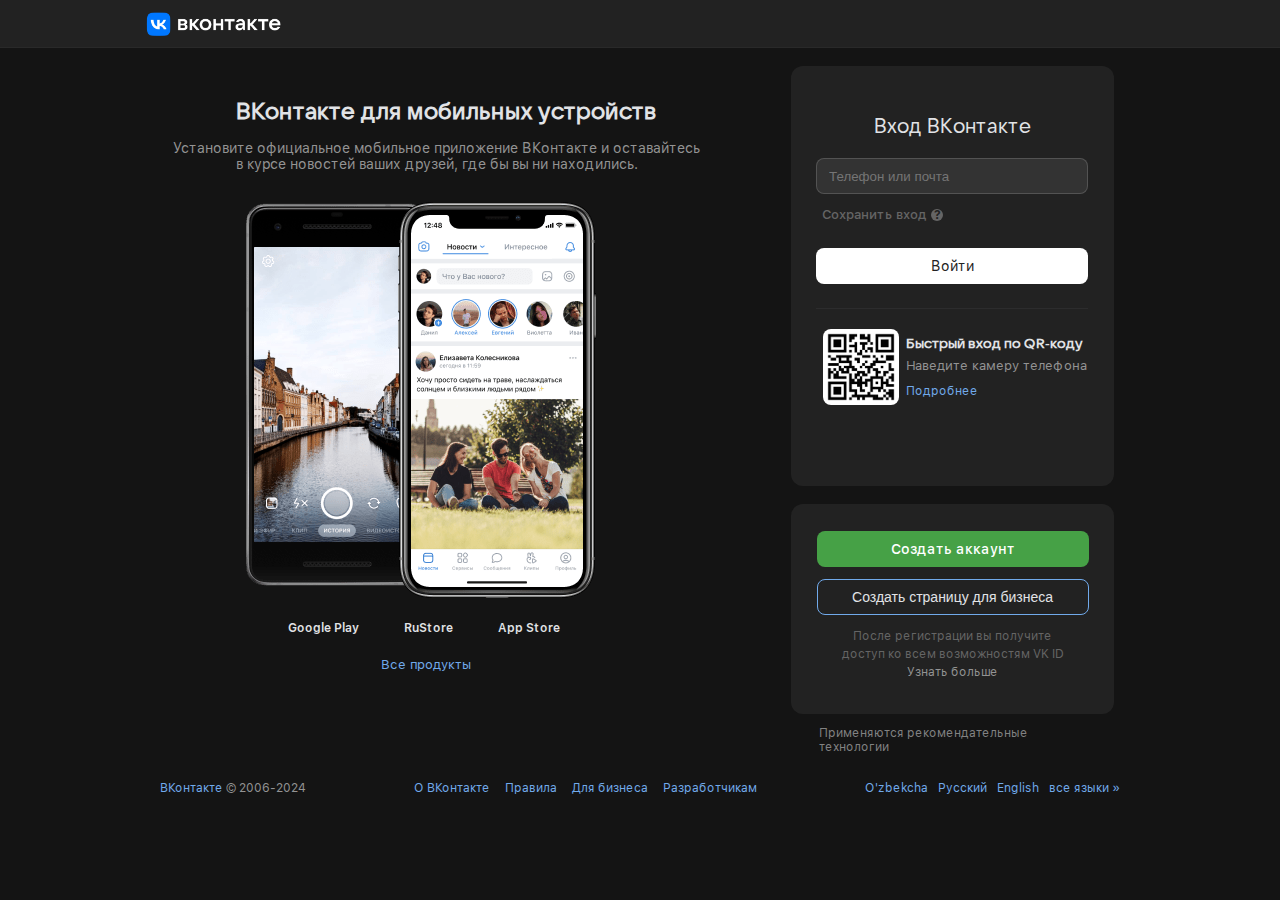
<file: index.html>
<!DOCTYPE html>
<html lang="en">
  <head>
    <meta charset="UTF-8" />
    <meta name="viewport" content="width=device-width, initial-scale=1.0" />
    <title>ВКонтакте | Добро пожаловать</title>
    <link rel="stylesheet" href="style.css" />
    <link rel="icon" type="image/png" href="./images/favicon.png" />
    <link
      rel="stylesheet"
      href="fonts/transfonter.org-20240204-144421/stylesheet.css"
    />
    <link
      rel="stylesheet"
      href="fonts/transfonter.org-20240204-144459/stylesheet.css"
    />
    <link
      rel="stylesheet"
      href="https://cdnjs.cloudflare.com/ajax/libs/font-awesome/6.5.1/css/all.min.css"
      integrity="sha512-DTOQO9RWCH3ppGqcWaEA1BIZOC6xxalwEsw9c2QQeAIftl+Vegovlnee1c9QX4TctnWMn13TZye+giMm8e2LwA=="
      crossorigin="anonymous"
      referrerpolicy="no-referrer"
    />
  </head>
  <body>
    <header>
      <div class="mini">
        <div class="main_logo">
          <img
            class="main_logo_img"
            src="./images//logo.png"
            alt="Logo of web site"
          />
        </div>
      </div>
    </header>
    <main>
      <div class="part_1">
        <div class="info_part">
          <h4>ВКонтакте для мобильных устройств</h4>
          <p class="download">
            Установите официальное мобильное приложение ВКонтакте и оставайтесь
            в курсе новостей ваших друзей, где бы вы ни находились.
          </p>
        </div>
        <div class="img_part">
          <div class="img_1"><img src="./images/Phone_1png.png" alt="" /></div>
          <div class="img_2"><img src="./images/Phone_2png.png" alt="" /></div>
        </div>
        <div class="app_part">
          <div class="android">
            <span class="icon"><i class="fa-brands fa-android"></i></span>Google
            Play
          </div>
          <div class="android">
            <span class="icon"><i class="fa-brands fa-android"></i></span
            >RuStore
          </div>
          <div class="android">
            <span class="icon"><i class="fa-brands fa-apple"></i></span>App
            Store
          </div>
        </div>
        <div class="all_products">
          <p class="all_products_title">
            Все продукты<span class="arrow"
              ><i class="fa-solid fa-angle-right"></i
            ></span>
          </p>
        </div>
      </div>
      <div class="part_2">
        <div class="primary">
          <div class="vk_hero">
            <span class="vk_icon"
              ><i class="fa-brands fa-vk" style="color: #fff"></i
            ></span>
            <div class="title">Вход ВКонтакте</div>
          </div>
          <div class="input_part">
            <input
              type="text"
              class="text_field"
              placeholder="Телефон или почта"
            />
            <div class="check_part">
              <input type="checkbox" id="check_input" />
              <label class="check_label" for="check_input">
                <span class="checkbox_1">
                  <i class="fa-regular fa-square" style="color: #656565"></i>
                </span>
                <span class="checkbox_2">
                  <i class="fa-solid fa-square-check" style="color: #fff"></i>
                </span>
                <p class="save_title">Сохранить вход</p>
              </label>
              <div class="circle"><p class="question_mark">?</p></div>
            </div>
            <button class="enter_button">Войти</button>
            <div class="line"></div>
            <div class="qr_zone">
              <div class="qr_code">
                <div class="search_icon">
                  <i
                    class="fa-solid fa-magnifying-glass"
                    style="color: #71aaeb"
                  ></i>
                </div>
                <img
                  class="qr_img"
                  src="images/qr_code.jpg"
                  alt="qr_code_of_vk"
                />
              </div>
              <div class="qr_info">
                <h5>Быстрый вход по QR‑коду</h5>
                <p class="camera_hold_on">Наведите камеру телефона</p>
                <p class="more">Подробнее</p>
              </div>
            </div>
          </div>
        </div>
        <div class="account_settings">
          <button class="new_account">Создать аккаунт</button>
          <button class="biznes_page">Создать страницу для бизнеса</button>
          <p class="account_info">
            После регистрации вы получите доступ ко всем возможностям VK ID<br />
            <span class="more_about">Узнать больше</span>
          </p>
        </div>
        <div class="rec_div">
          <p class="recommendation">Применяются рекомендательные технологии</p>
        </div>
      </div>
    </main>
    <footer>
      <div class="vk">
        <p class="vk_text">ВКонтакте</p>
        <span class="date">© 2006-2024</span>
      </div>
      <div class="tabs">
        <p class="tab_text">О ВКонтакте</p>
        <p class="tab_text">Правила</p>
        <p class="tab_text">Для бизнеса</p>
        <p class="tab_text">Разработчикам</p>
      </div>
      <div class="language">
        <p class="lang_text">O'zbekcha</p>
        <p class="lang_text">Русский</p>
        <p class="lang_text">English</p>
        <p class="lang_text">все языки »</p>
      </div>
    </footer>
    <div class="ques_info">
      <i class="fa-solid fa-sort-up up" style="color: #292929;"></i>
      <p class="info_text">
        <span style="font-size: 13px; color: #dfdddd; font-weight: 500"
          >Сохранить вход</span
        ><br /><p style="margin-top: -4px;">
          Выберите, чтобы сохранить данные аккаунта для быстрого входа на
          этом устройстве
        </p>
      </p>
    </div>
    <script src="main.js"></script>
  </body>
</html>
</file>
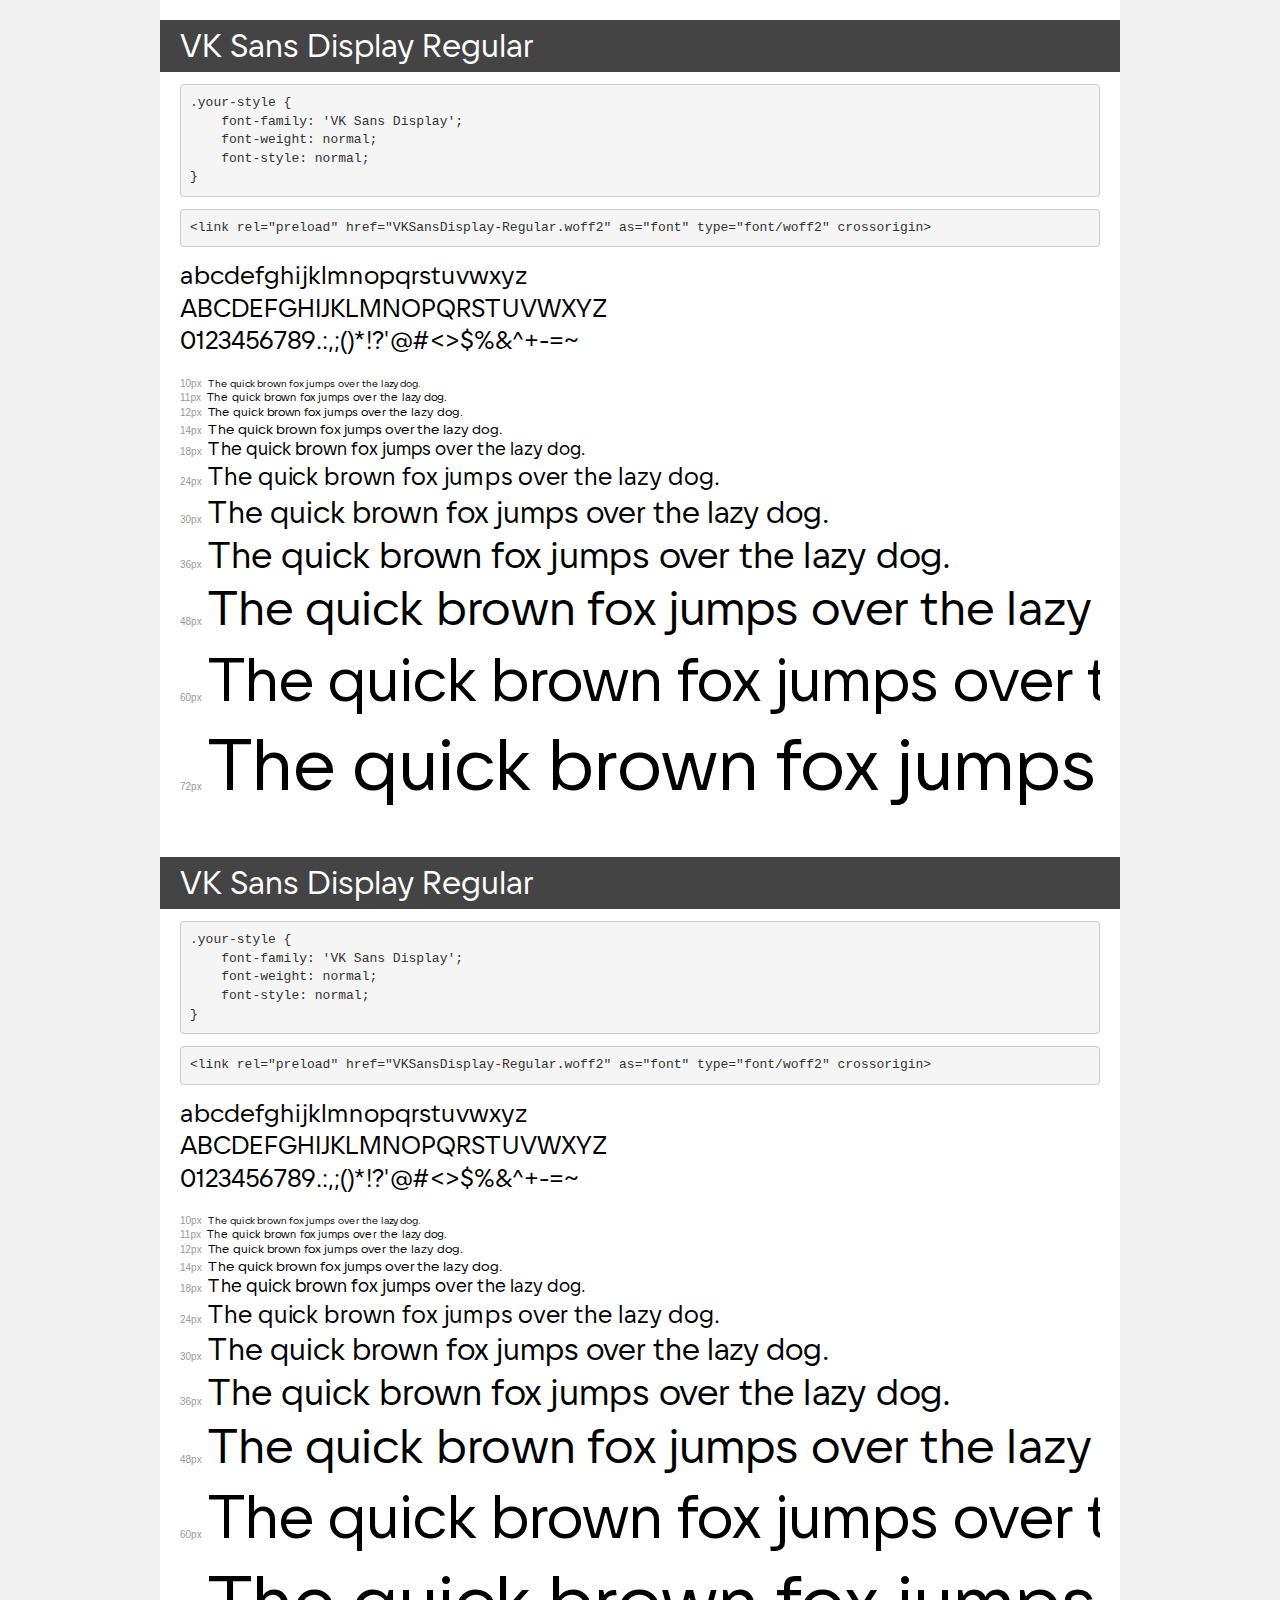
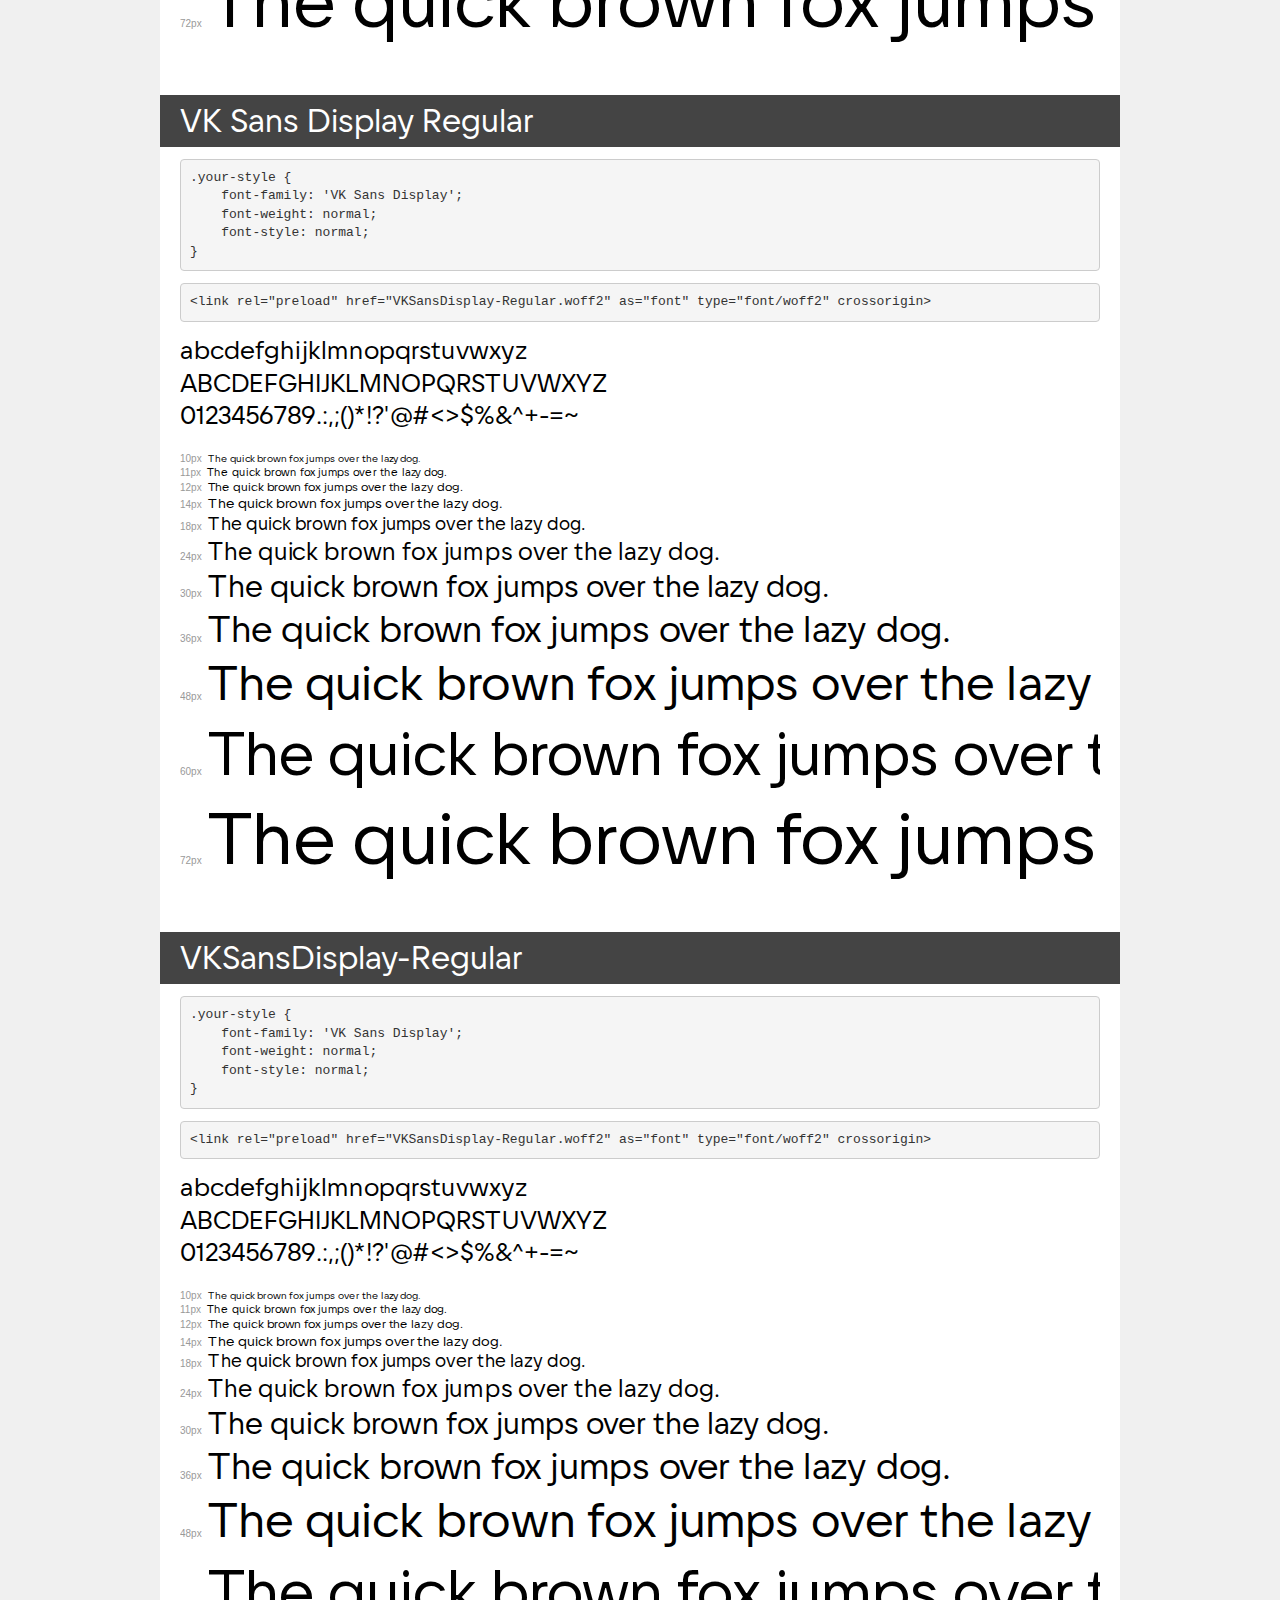
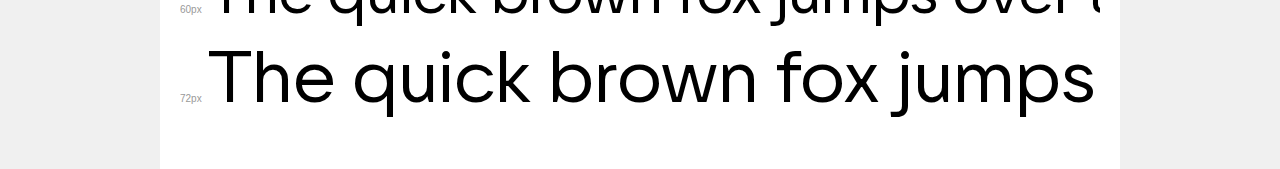
<file: fonts/transfonter.org-20240204-144421/demo.html>
<!DOCTYPE html>
<html lang="en">
<head>
    <meta charset="utf-8">
    <meta http-equiv="X-UA-Compatible" content="IE=edge">
    <meta name="viewport" content="width=device-width, initial-scale=1">
    <meta name="robots" content="noindex, noarchive">
    <meta name="format-detection" content="telephone=no">
    <title>Transfonter demo</title>
    <link href="stylesheet.css" rel="stylesheet">
    <style>
        /*
        http://meyerweb.com/eric/tools/css/reset/
        v2.0 | 20110126
        License: none (public domain)
        */
        html, body, div, span, applet, object, iframe,
        h1, h2, h3, h4, h5, h6, p, blockquote, pre,
        a, abbr, acronym, address, big, cite, code,
        del, dfn, em, img, ins, kbd, q, s, samp,
        small, strike, strong, sub, sup, tt, var,
        b, u, i, center,
        dl, dt, dd, ol, ul, li,
        fieldset, form, label, legend,
        table, caption, tbody, tfoot, thead, tr, th, td,
        article, aside, canvas, details, embed,
        figure, figcaption, footer, header, hgroup,
        menu, nav, output, ruby, section, summary,
        time, mark, audio, video {
            margin: 0;
            padding: 0;
            border: 0;
            font-size: 100%;
            font: inherit;
            vertical-align: baseline;
        }
        /* HTML5 display-role reset for older browsers */
        article, aside, details, figcaption, figure,
        footer, header, hgroup, menu, nav, section {
            display: block;
        }
        body {
            line-height: 1;
        }
        ol, ul {
            list-style: none;
        }
        blockquote, q {
            quotes: none;
        }
        blockquote:before, blockquote:after,
        q:before, q:after {
            content: '';
            content: none;
        }
        table {
            border-collapse: collapse;
            border-spacing: 0;
        }
        /* demo styles */
        body {
            background: #f0f0f0;
            color: #000;
        }
        .page {
            background: #fff;
            width: 920px;
            margin: 0 auto;
            padding: 20px 20px 0 20px;
            overflow: hidden;
        }
        .font-container {
            overflow-x: auto;
            overflow-y: hidden;
            margin-bottom: 40px;
            line-height: 1.3;
            white-space: nowrap;
            padding-bottom: 5px;
        }
        h1 {
            position: relative;
            background: #444;
            font-size: 32px;
            color: #fff;
            padding: 10px 20px;
            margin: 0 -20px 12px -20px;
        }
        .letters {
            font-size: 25px;
            margin-bottom: 20px;
        }
        .s10:before {
            content: '10px';
        }
        .s11:before {
            content: '11px';
        }
        .s12:before {
            content: '12px';
        }
        .s14:before {
            content: '14px';
        }
        .s18:before {
            content: '18px';
        }
        .s24:before {
            content: '24px';
        }
        .s30:before {
            content: '30px';
        }
        .s36:before {
            content: '36px';
        }
        .s48:before {
            content: '48px';
        }
        .s60:before {
            content: '60px';
        }
        .s72:before {
            content: '72px';
        }
        .s10:before, .s11:before, .s12:before, .s14:before,
        .s18:before, .s24:before, .s30:before, .s36:before,
        .s48:before, .s60:before, .s72:before {
            font-family: Arial, sans-serif;
            font-size: 10px;
            font-weight: normal;
            font-style: normal;
            color: #999;
            padding-right: 6px;
        }
        pre {
            display: block;
            padding: 9px;
            margin: 0 0 12px;
            font-family: Monaco, Menlo, Consolas, "Courier New", monospace;
            font-size: 13px;
            line-height: 1.428571429;
            color: #333;
            font-weight: normal;
            font-style: normal;
            background-color: #f5f5f5;
            border: 1px solid #ccc;
            overflow-x: auto;
            border-radius: 4px;
        }
        /* responsive */
        @media (max-width: 959px) {
            .page {
                width: auto;
                margin: 0;
            }
        }
    </style>
</head>
<body>
<div class="page">
    <div class="demo">
        <h1 style="font-family: 'VK Sans Display'; font-weight: normal; font-style: normal;">VK Sans Display Regular</h1>
        <pre title="Usage">.your-style {
    font-family: 'VK Sans Display';
    font-weight: normal;
    font-style: normal;
}</pre>
        <pre title="Preload (optional)">
&lt;link rel=&quot;preload&quot; href=&quot;VKSansDisplay-Regular.woff2&quot; as=&quot;font&quot; type=&quot;font/woff2&quot; crossorigin&gt;</pre>
        <div class="font-container" style="font-family: 'VK Sans Display'; font-weight: normal; font-style: normal;">
            <p class="letters">
                abcdefghijklmnopqrstuvwxyz<br>
ABCDEFGHIJKLMNOPQRSTUVWXYZ<br>
                0123456789.:,;()*!?'@#&lt;&gt;$%&^+-=~
            </p>
            <p class="s10" style="font-size: 10px;">The quick brown fox jumps over the lazy dog.</p>
            <p class="s11" style="font-size: 11px;">The quick brown fox jumps over the lazy dog.</p>
            <p class="s12" style="font-size: 12px;">The quick brown fox jumps over the lazy dog.</p>
            <p class="s14" style="font-size: 14px;">The quick brown fox jumps over the lazy dog.</p>
            <p class="s18" style="font-size: 18px;">The quick brown fox jumps over the lazy dog.</p>
            <p class="s24" style="font-size: 24px;">The quick brown fox jumps over the lazy dog.</p>
            <p class="s30" style="font-size: 30px;">The quick brown fox jumps over the lazy dog.</p>
            <p class="s36" style="font-size: 36px;">The quick brown fox jumps over the lazy dog.</p>
            <p class="s48" style="font-size: 48px;">The quick brown fox jumps over the lazy dog.</p>
            <p class="s60" style="font-size: 60px;">The quick brown fox jumps over the lazy dog.</p>
            <p class="s72" style="font-size: 72px;">The quick brown fox jumps over the lazy dog.</p>
        </div>
    </div>

    <div class="demo">
        <h1 style="font-family: 'VK Sans Display'; font-weight: normal; font-style: normal;">VK Sans Display Regular</h1>
        <pre title="Usage">.your-style {
    font-family: 'VK Sans Display';
    font-weight: normal;
    font-style: normal;
}</pre>
        <pre title="Preload (optional)">
&lt;link rel=&quot;preload&quot; href=&quot;VKSansDisplay-Regular.woff2&quot; as=&quot;font&quot; type=&quot;font/woff2&quot; crossorigin&gt;</pre>
        <div class="font-container" style="font-family: 'VK Sans Display'; font-weight: normal; font-style: normal;">
            <p class="letters">
                abcdefghijklmnopqrstuvwxyz<br>
ABCDEFGHIJKLMNOPQRSTUVWXYZ<br>
                0123456789.:,;()*!?'@#&lt;&gt;$%&^+-=~
            </p>
            <p class="s10" style="font-size: 10px;">The quick brown fox jumps over the lazy dog.</p>
            <p class="s11" style="font-size: 11px;">The quick brown fox jumps over the lazy dog.</p>
            <p class="s12" style="font-size: 12px;">The quick brown fox jumps over the lazy dog.</p>
            <p class="s14" style="font-size: 14px;">The quick brown fox jumps over the lazy dog.</p>
            <p class="s18" style="font-size: 18px;">The quick brown fox jumps over the lazy dog.</p>
            <p class="s24" style="font-size: 24px;">The quick brown fox jumps over the lazy dog.</p>
            <p class="s30" style="font-size: 30px;">The quick brown fox jumps over the lazy dog.</p>
            <p class="s36" style="font-size: 36px;">The quick brown fox jumps over the lazy dog.</p>
            <p class="s48" style="font-size: 48px;">The quick brown fox jumps over the lazy dog.</p>
            <p class="s60" style="font-size: 60px;">The quick brown fox jumps over the lazy dog.</p>
            <p class="s72" style="font-size: 72px;">The quick brown fox jumps over the lazy dog.</p>
        </div>
    </div>

    <div class="demo">
        <h1 style="font-family: 'VK Sans Display'; font-weight: normal; font-style: normal;">VK Sans Display Regular</h1>
        <pre title="Usage">.your-style {
    font-family: 'VK Sans Display';
    font-weight: normal;
    font-style: normal;
}</pre>
        <pre title="Preload (optional)">
&lt;link rel=&quot;preload&quot; href=&quot;VKSansDisplay-Regular.woff2&quot; as=&quot;font&quot; type=&quot;font/woff2&quot; crossorigin&gt;</pre>
        <div class="font-container" style="font-family: 'VK Sans Display'; font-weight: normal; font-style: normal;">
            <p class="letters">
                abcdefghijklmnopqrstuvwxyz<br>
ABCDEFGHIJKLMNOPQRSTUVWXYZ<br>
                0123456789.:,;()*!?'@#&lt;&gt;$%&^+-=~
            </p>
            <p class="s10" style="font-size: 10px;">The quick brown fox jumps over the lazy dog.</p>
            <p class="s11" style="font-size: 11px;">The quick brown fox jumps over the lazy dog.</p>
            <p class="s12" style="font-size: 12px;">The quick brown fox jumps over the lazy dog.</p>
            <p class="s14" style="font-size: 14px;">The quick brown fox jumps over the lazy dog.</p>
            <p class="s18" style="font-size: 18px;">The quick brown fox jumps over the lazy dog.</p>
            <p class="s24" style="font-size: 24px;">The quick brown fox jumps over the lazy dog.</p>
            <p class="s30" style="font-size: 30px;">The quick brown fox jumps over the lazy dog.</p>
            <p class="s36" style="font-size: 36px;">The quick brown fox jumps over the lazy dog.</p>
            <p class="s48" style="font-size: 48px;">The quick brown fox jumps over the lazy dog.</p>
            <p class="s60" style="font-size: 60px;">The quick brown fox jumps over the lazy dog.</p>
            <p class="s72" style="font-size: 72px;">The quick brown fox jumps over the lazy dog.</p>
        </div>
    </div>

    <div class="demo">
        <h1 style="font-family: 'VK Sans Display'; font-weight: normal; font-style: normal;">VKSansDisplay-Regular</h1>
        <pre title="Usage">.your-style {
    font-family: 'VK Sans Display';
    font-weight: normal;
    font-style: normal;
}</pre>
        <pre title="Preload (optional)">
&lt;link rel=&quot;preload&quot; href=&quot;VKSansDisplay-Regular.woff2&quot; as=&quot;font&quot; type=&quot;font/woff2&quot; crossorigin&gt;</pre>
        <div class="font-container" style="font-family: 'VK Sans Display'; font-weight: normal; font-style: normal;">
            <p class="letters">
                abcdefghijklmnopqrstuvwxyz<br>
ABCDEFGHIJKLMNOPQRSTUVWXYZ<br>
                0123456789.:,;()*!?'@#&lt;&gt;$%&^+-=~
            </p>
            <p class="s10" style="font-size: 10px;">The quick brown fox jumps over the lazy dog.</p>
            <p class="s11" style="font-size: 11px;">The quick brown fox jumps over the lazy dog.</p>
            <p class="s12" style="font-size: 12px;">The quick brown fox jumps over the lazy dog.</p>
            <p class="s14" style="font-size: 14px;">The quick brown fox jumps over the lazy dog.</p>
            <p class="s18" style="font-size: 18px;">The quick brown fox jumps over the lazy dog.</p>
            <p class="s24" style="font-size: 24px;">The quick brown fox jumps over the lazy dog.</p>
            <p class="s30" style="font-size: 30px;">The quick brown fox jumps over the lazy dog.</p>
            <p class="s36" style="font-size: 36px;">The quick brown fox jumps over the lazy dog.</p>
            <p class="s48" style="font-size: 48px;">The quick brown fox jumps over the lazy dog.</p>
            <p class="s60" style="font-size: 60px;">The quick brown fox jumps over the lazy dog.</p>
            <p class="s72" style="font-size: 72px;">The quick brown fox jumps over the lazy dog.</p>
        </div>
    </div>

</div>
</body>
</html>
</file>
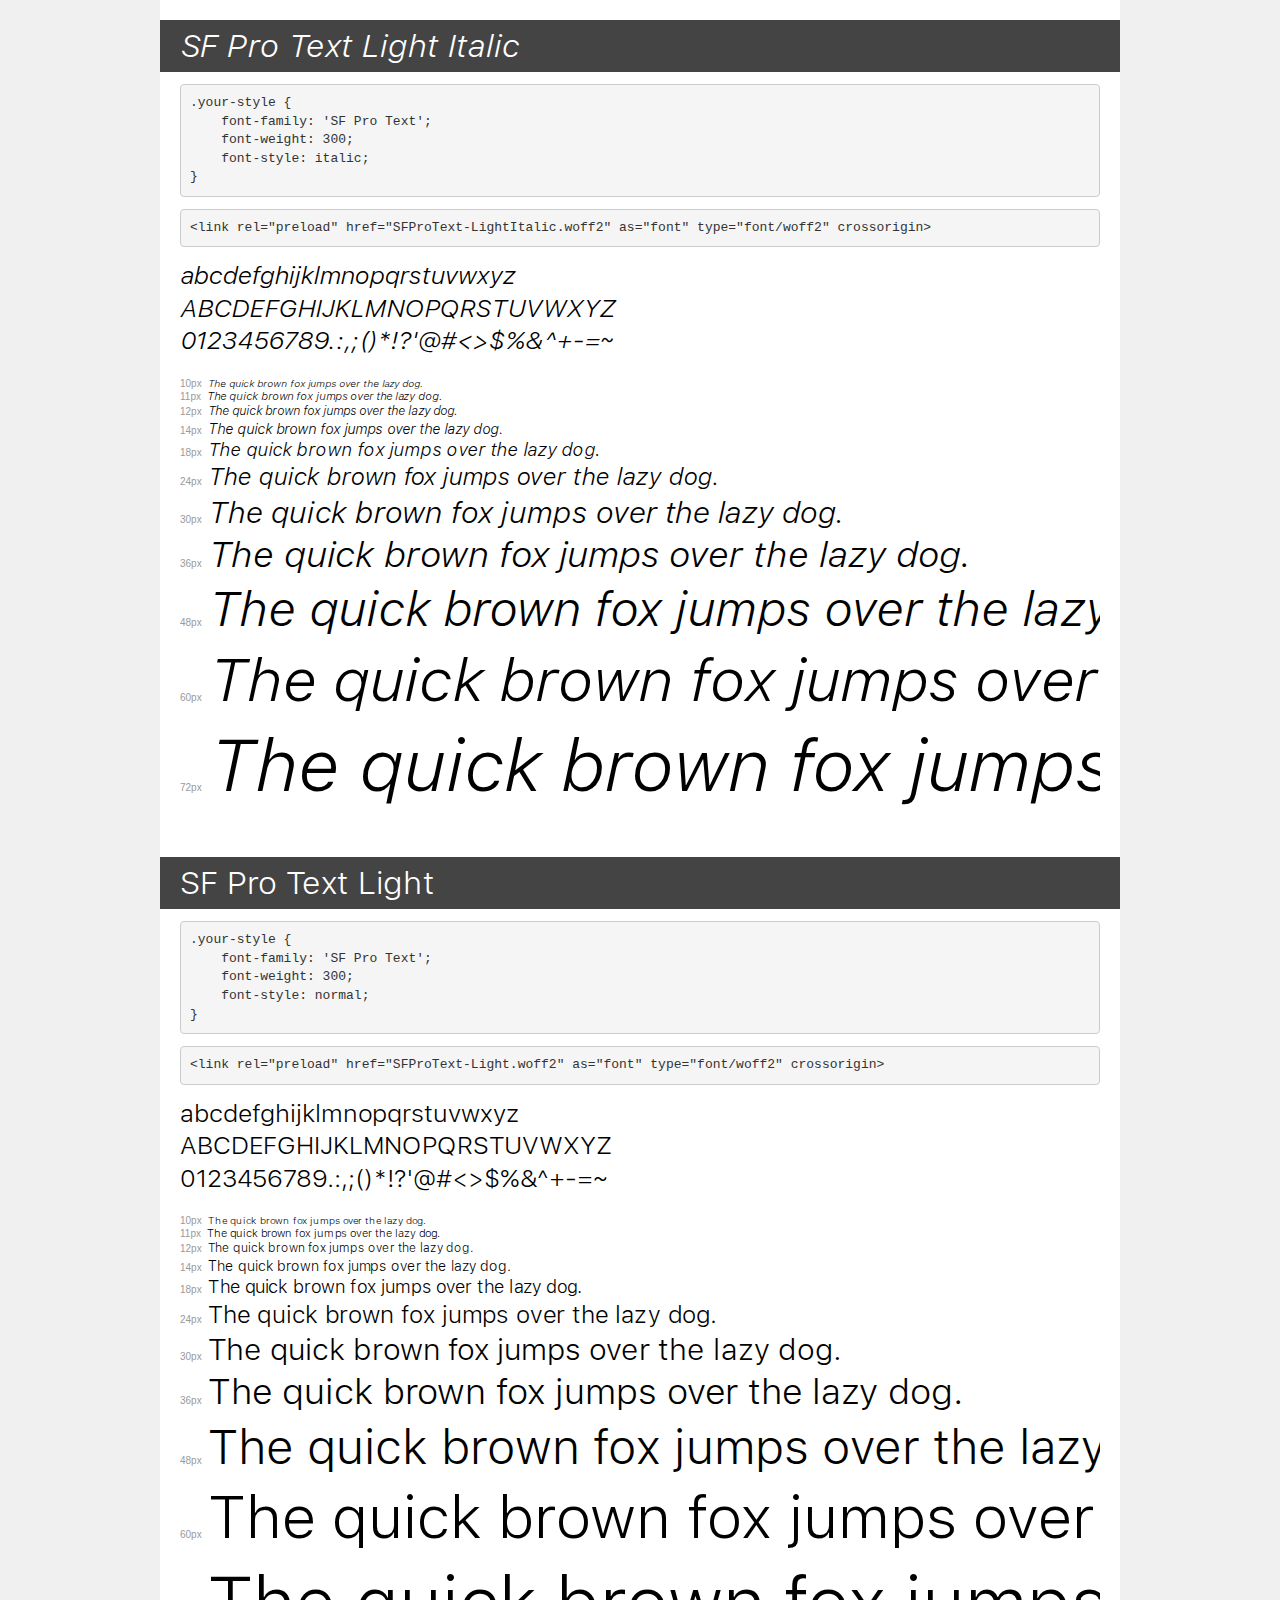
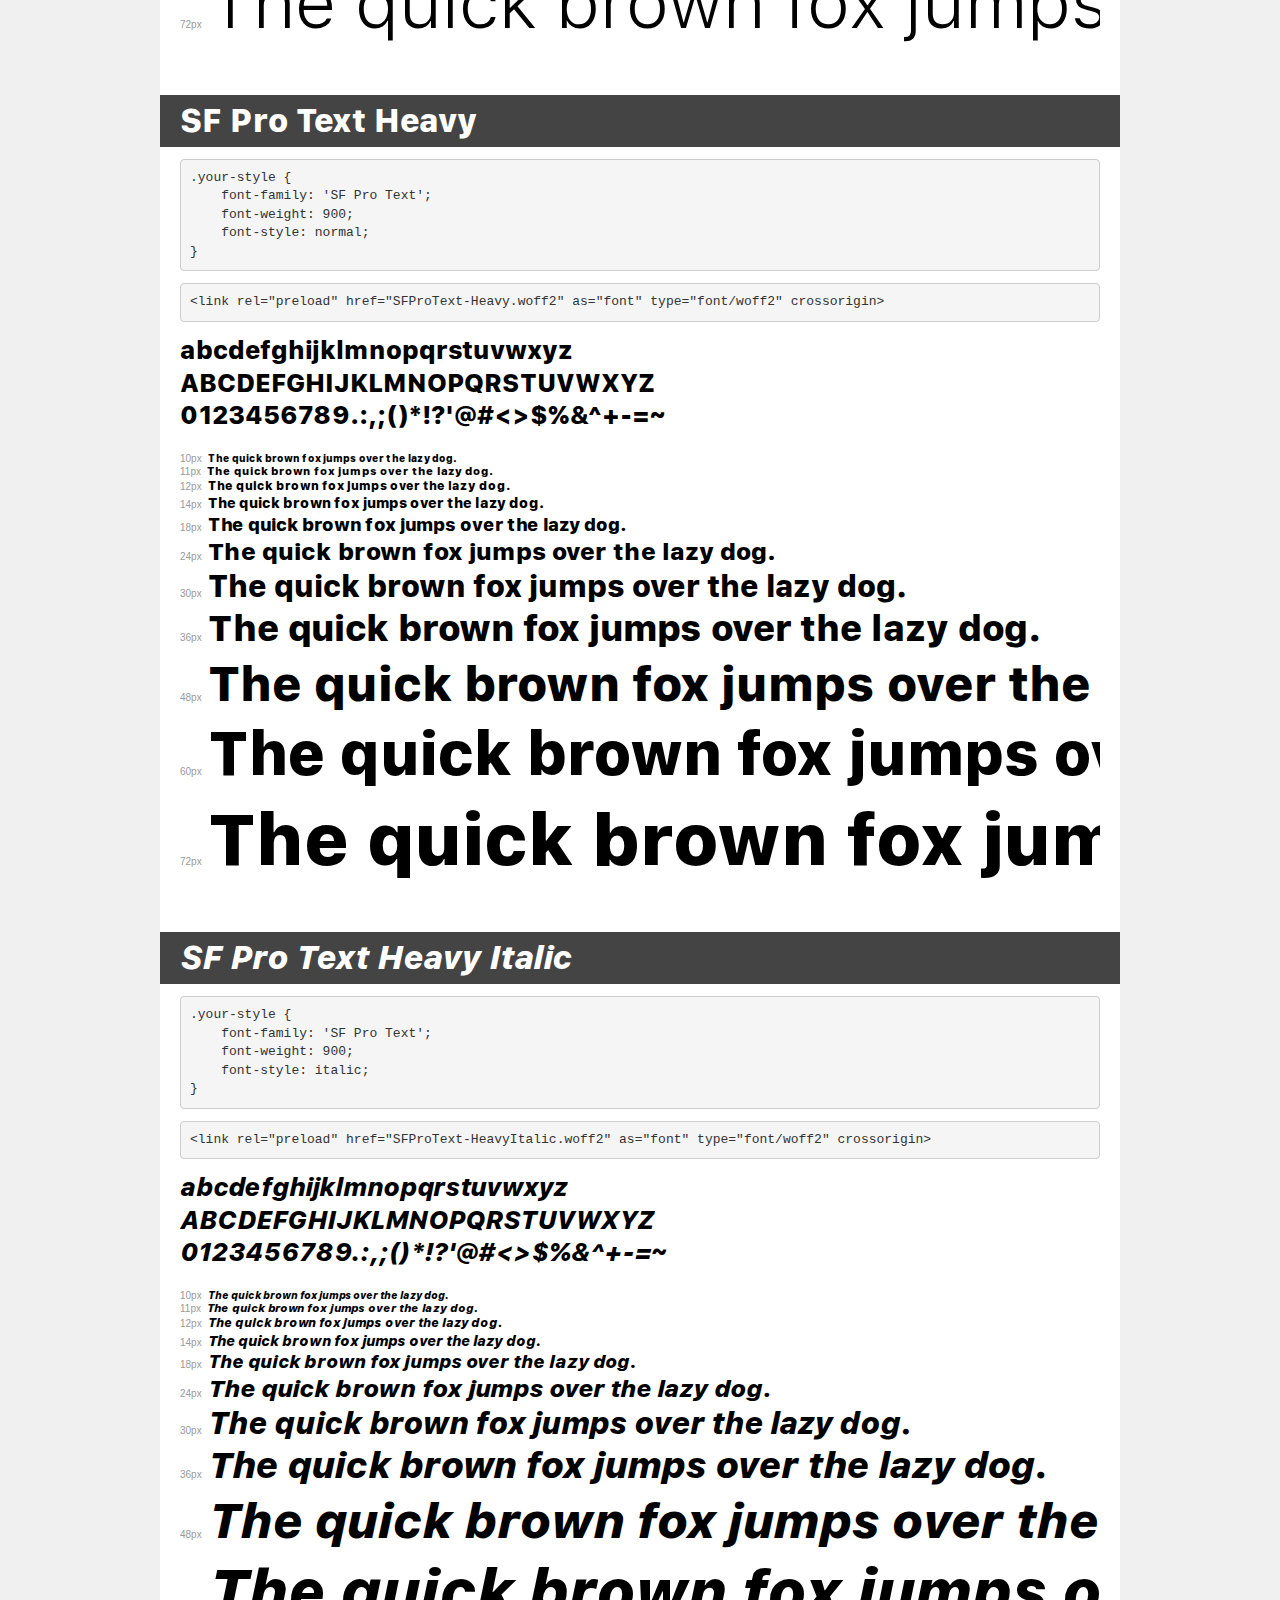
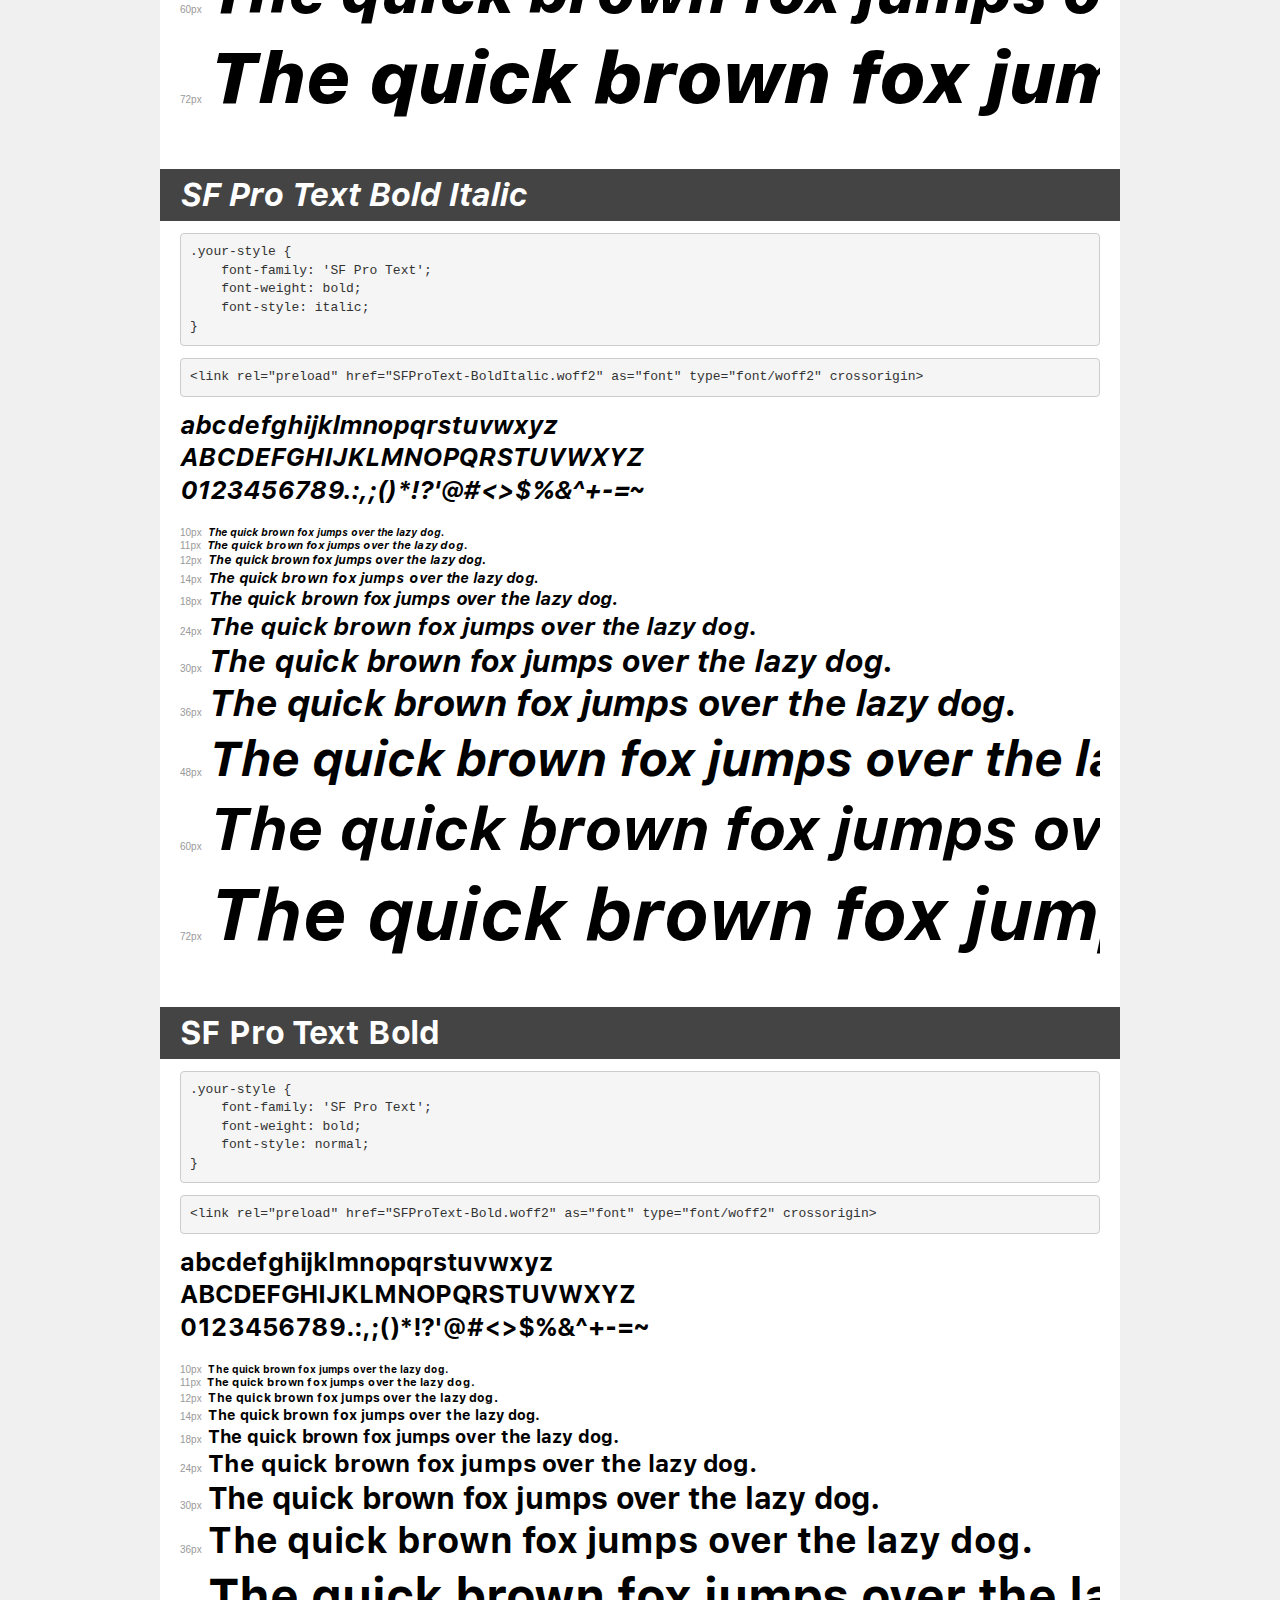
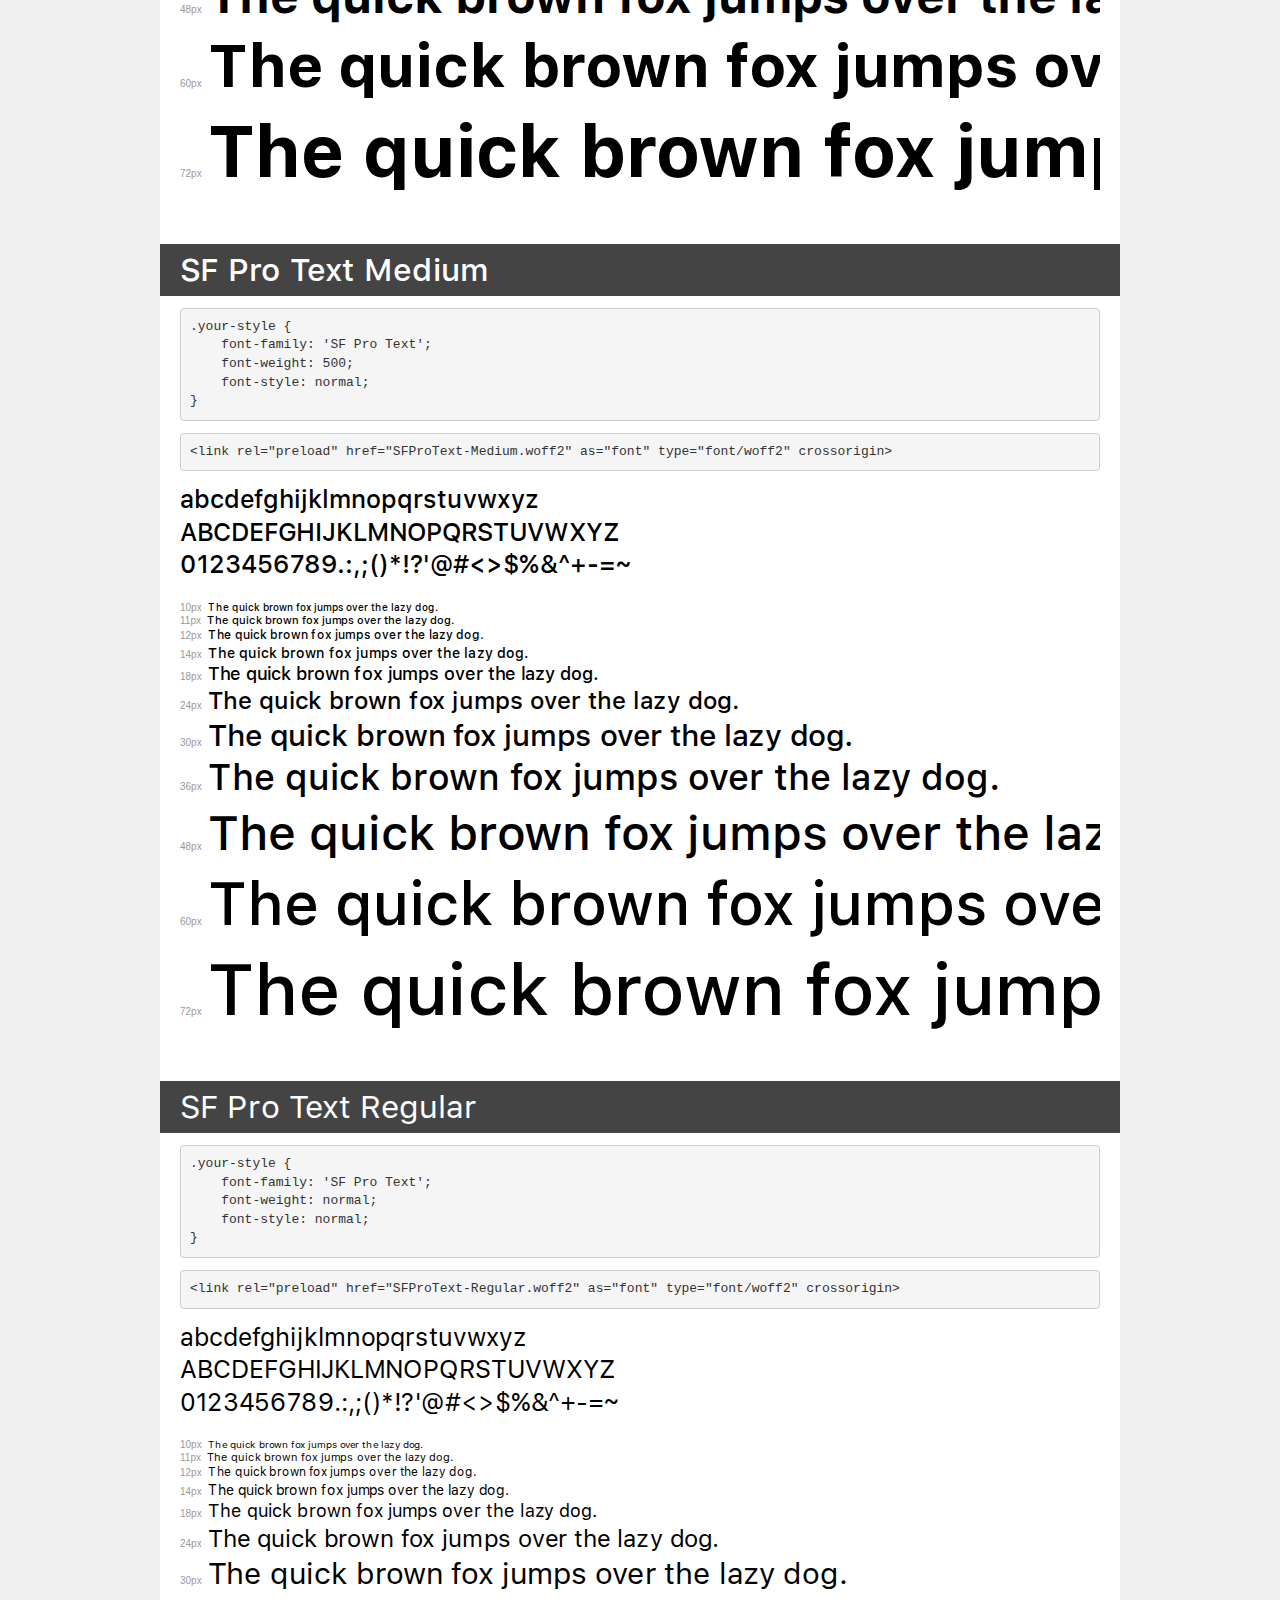
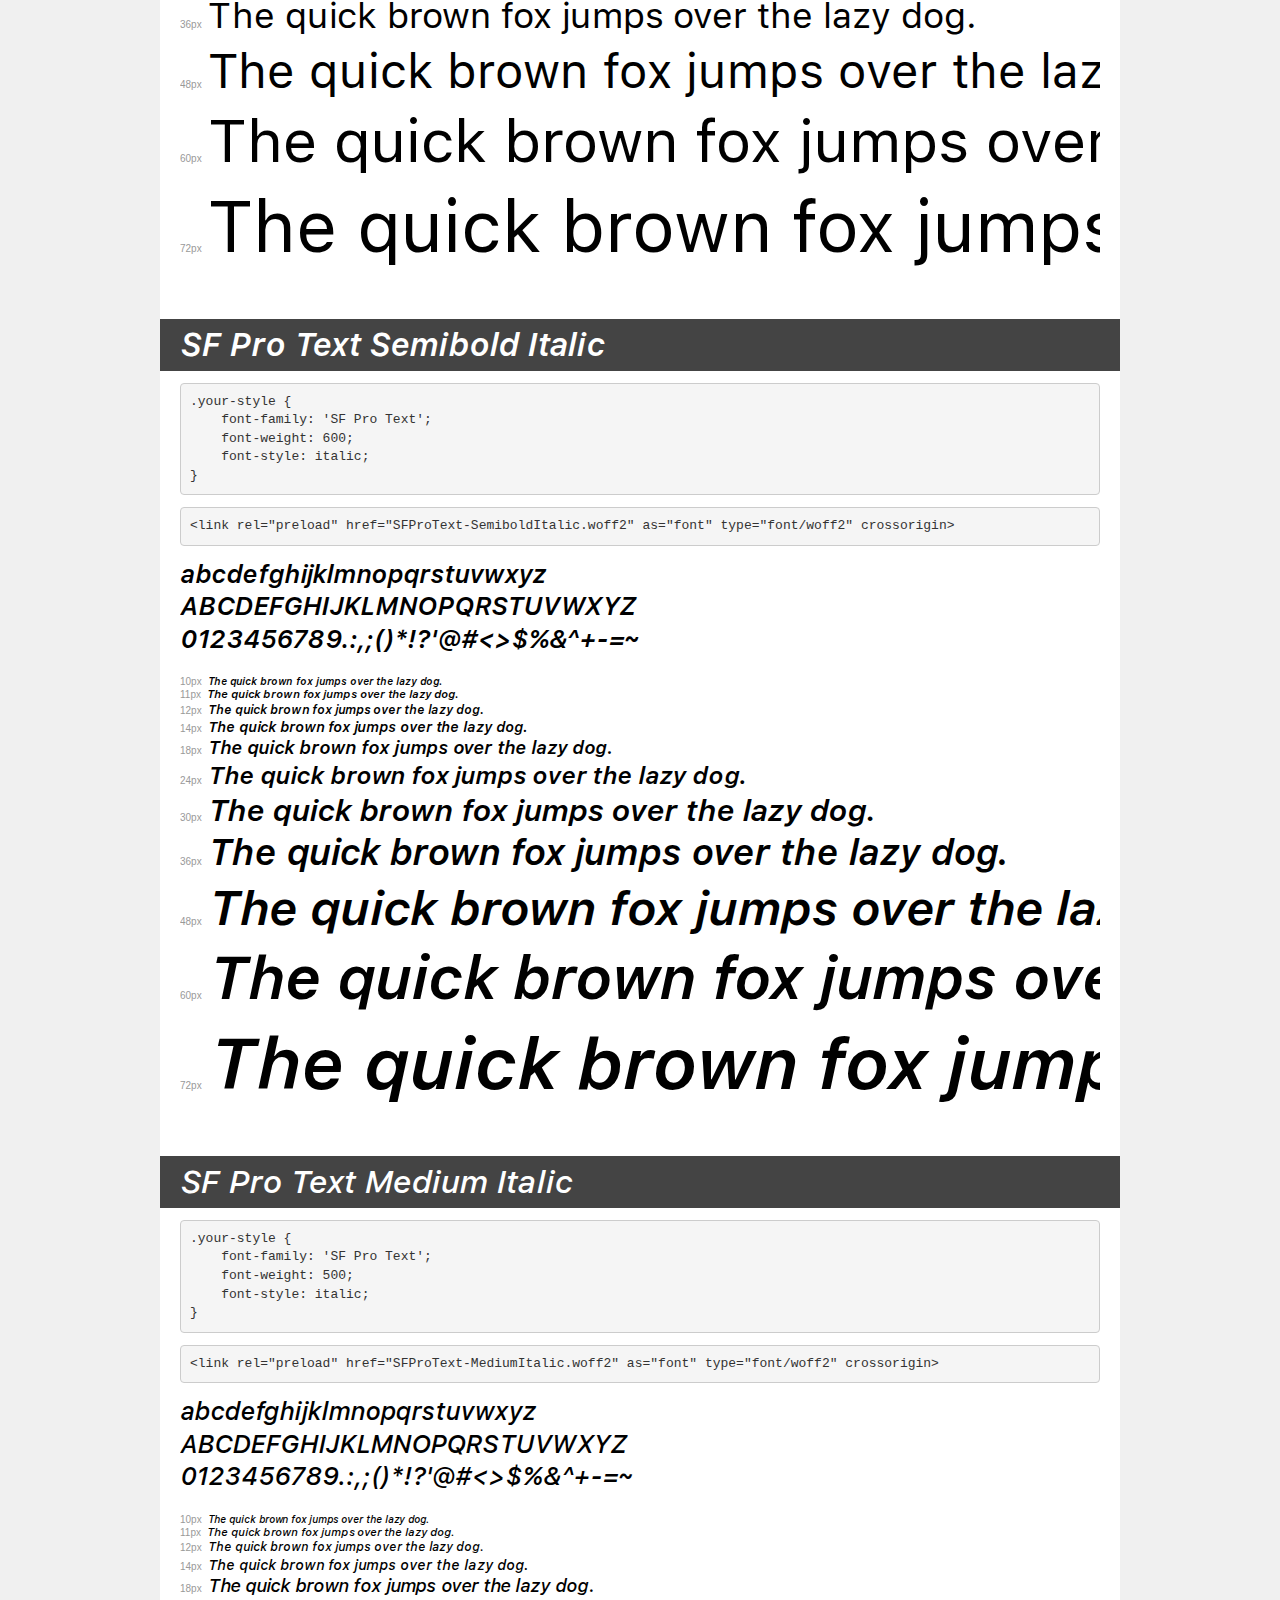
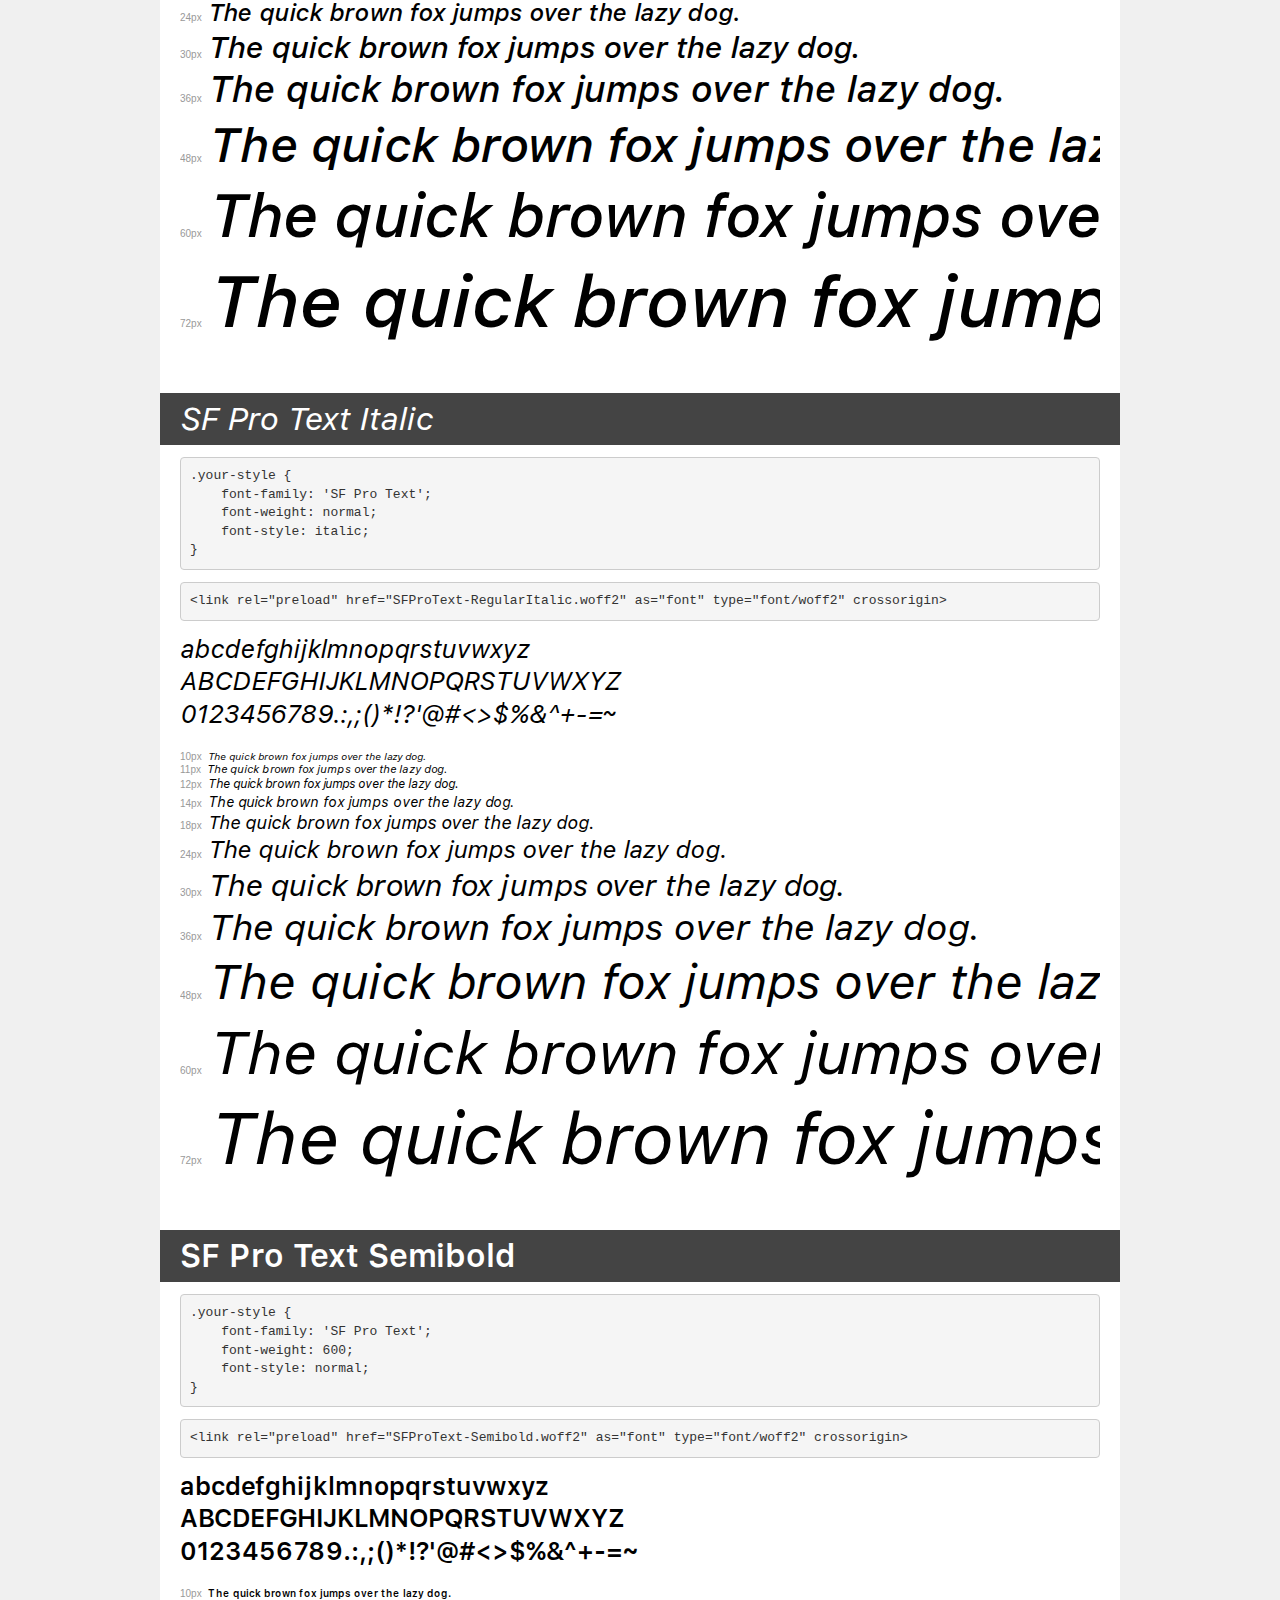
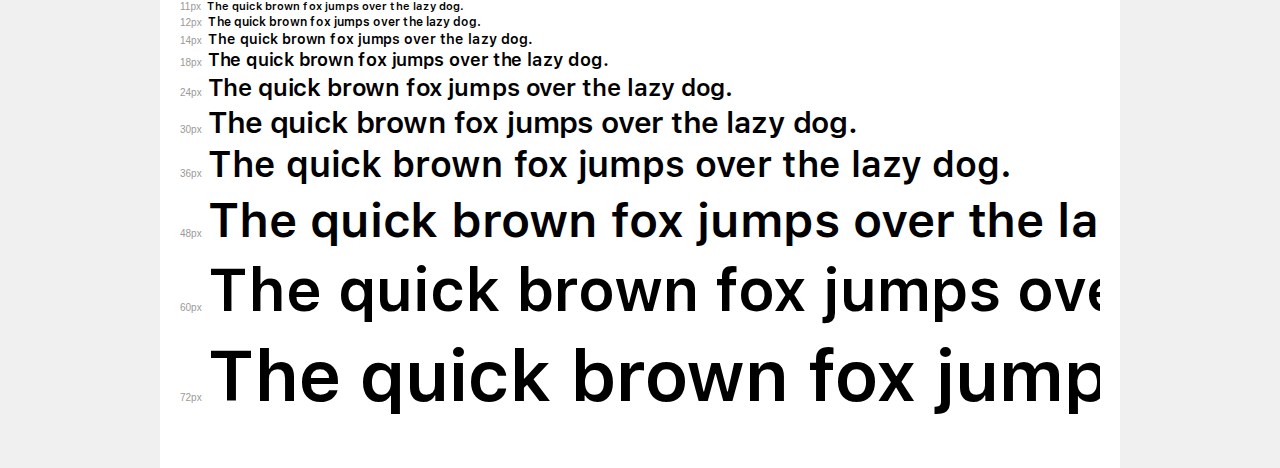
<file: fonts/transfonter.org-20240204-144459/demo.html>
<!DOCTYPE html>
<html lang="en">
<head>
    <meta charset="utf-8">
    <meta http-equiv="X-UA-Compatible" content="IE=edge">
    <meta name="viewport" content="width=device-width, initial-scale=1">
    <meta name="robots" content="noindex, noarchive">
    <meta name="format-detection" content="telephone=no">
    <title>Transfonter demo</title>
    <link href="stylesheet.css" rel="stylesheet">
    <style>
        /*
        http://meyerweb.com/eric/tools/css/reset/
        v2.0 | 20110126
        License: none (public domain)
        */
        html, body, div, span, applet, object, iframe,
        h1, h2, h3, h4, h5, h6, p, blockquote, pre,
        a, abbr, acronym, address, big, cite, code,
        del, dfn, em, img, ins, kbd, q, s, samp,
        small, strike, strong, sub, sup, tt, var,
        b, u, i, center,
        dl, dt, dd, ol, ul, li,
        fieldset, form, label, legend,
        table, caption, tbody, tfoot, thead, tr, th, td,
        article, aside, canvas, details, embed,
        figure, figcaption, footer, header, hgroup,
        menu, nav, output, ruby, section, summary,
        time, mark, audio, video {
            margin: 0;
            padding: 0;
            border: 0;
            font-size: 100%;
            font: inherit;
            vertical-align: baseline;
        }
        /* HTML5 display-role reset for older browsers */
        article, aside, details, figcaption, figure,
        footer, header, hgroup, menu, nav, section {
            display: block;
        }
        body {
            line-height: 1;
        }
        ol, ul {
            list-style: none;
        }
        blockquote, q {
            quotes: none;
        }
        blockquote:before, blockquote:after,
        q:before, q:after {
            content: '';
            content: none;
        }
        table {
            border-collapse: collapse;
            border-spacing: 0;
        }
        /* demo styles */
        body {
            background: #f0f0f0;
            color: #000;
        }
        .page {
            background: #fff;
            width: 920px;
            margin: 0 auto;
            padding: 20px 20px 0 20px;
            overflow: hidden;
        }
        .font-container {
            overflow-x: auto;
            overflow-y: hidden;
            margin-bottom: 40px;
            line-height: 1.3;
            white-space: nowrap;
            padding-bottom: 5px;
        }
        h1 {
            position: relative;
            background: #444;
            font-size: 32px;
            color: #fff;
            padding: 10px 20px;
            margin: 0 -20px 12px -20px;
        }
        .letters {
            font-size: 25px;
            margin-bottom: 20px;
        }
        .s10:before {
            content: '10px';
        }
        .s11:before {
            content: '11px';
        }
        .s12:before {
            content: '12px';
        }
        .s14:before {
            content: '14px';
        }
        .s18:before {
            content: '18px';
        }
        .s24:before {
            content: '24px';
        }
        .s30:before {
            content: '30px';
        }
        .s36:before {
            content: '36px';
        }
        .s48:before {
            content: '48px';
        }
        .s60:before {
            content: '60px';
        }
        .s72:before {
            content: '72px';
        }
        .s10:before, .s11:before, .s12:before, .s14:before,
        .s18:before, .s24:before, .s30:before, .s36:before,
        .s48:before, .s60:before, .s72:before {
            font-family: Arial, sans-serif;
            font-size: 10px;
            font-weight: normal;
            font-style: normal;
            color: #999;
            padding-right: 6px;
        }
        pre {
            display: block;
            padding: 9px;
            margin: 0 0 12px;
            font-family: Monaco, Menlo, Consolas, "Courier New", monospace;
            font-size: 13px;
            line-height: 1.428571429;
            color: #333;
            font-weight: normal;
            font-style: normal;
            background-color: #f5f5f5;
            border: 1px solid #ccc;
            overflow-x: auto;
            border-radius: 4px;
        }
        /* responsive */
        @media (max-width: 959px) {
            .page {
                width: auto;
                margin: 0;
            }
        }
    </style>
</head>
<body>
<div class="page">
    <div class="demo">
        <h1 style="font-family: 'SF Pro Text'; font-weight: 300; font-style: italic;">SF Pro Text Light Italic</h1>
        <pre title="Usage">.your-style {
    font-family: 'SF Pro Text';
    font-weight: 300;
    font-style: italic;
}</pre>
        <pre title="Preload (optional)">
&lt;link rel=&quot;preload&quot; href=&quot;SFProText-LightItalic.woff2&quot; as=&quot;font&quot; type=&quot;font/woff2&quot; crossorigin&gt;</pre>
        <div class="font-container" style="font-family: 'SF Pro Text'; font-weight: 300; font-style: italic;">
            <p class="letters">
                abcdefghijklmnopqrstuvwxyz<br>
ABCDEFGHIJKLMNOPQRSTUVWXYZ<br>
                0123456789.:,;()*!?'@#&lt;&gt;$%&^+-=~
            </p>
            <p class="s10" style="font-size: 10px;">The quick brown fox jumps over the lazy dog.</p>
            <p class="s11" style="font-size: 11px;">The quick brown fox jumps over the lazy dog.</p>
            <p class="s12" style="font-size: 12px;">The quick brown fox jumps over the lazy dog.</p>
            <p class="s14" style="font-size: 14px;">The quick brown fox jumps over the lazy dog.</p>
            <p class="s18" style="font-size: 18px;">The quick brown fox jumps over the lazy dog.</p>
            <p class="s24" style="font-size: 24px;">The quick brown fox jumps over the lazy dog.</p>
            <p class="s30" style="font-size: 30px;">The quick brown fox jumps over the lazy dog.</p>
            <p class="s36" style="font-size: 36px;">The quick brown fox jumps over the lazy dog.</p>
            <p class="s48" style="font-size: 48px;">The quick brown fox jumps over the lazy dog.</p>
            <p class="s60" style="font-size: 60px;">The quick brown fox jumps over the lazy dog.</p>
            <p class="s72" style="font-size: 72px;">The quick brown fox jumps over the lazy dog.</p>
        </div>
    </div>

    <div class="demo">
        <h1 style="font-family: 'SF Pro Text'; font-weight: 300; font-style: normal;">SF Pro Text Light</h1>
        <pre title="Usage">.your-style {
    font-family: 'SF Pro Text';
    font-weight: 300;
    font-style: normal;
}</pre>
        <pre title="Preload (optional)">
&lt;link rel=&quot;preload&quot; href=&quot;SFProText-Light.woff2&quot; as=&quot;font&quot; type=&quot;font/woff2&quot; crossorigin&gt;</pre>
        <div class="font-container" style="font-family: 'SF Pro Text'; font-weight: 300; font-style: normal;">
            <p class="letters">
                abcdefghijklmnopqrstuvwxyz<br>
ABCDEFGHIJKLMNOPQRSTUVWXYZ<br>
                0123456789.:,;()*!?'@#&lt;&gt;$%&^+-=~
            </p>
            <p class="s10" style="font-size: 10px;">The quick brown fox jumps over the lazy dog.</p>
            <p class="s11" style="font-size: 11px;">The quick brown fox jumps over the lazy dog.</p>
            <p class="s12" style="font-size: 12px;">The quick brown fox jumps over the lazy dog.</p>
            <p class="s14" style="font-size: 14px;">The quick brown fox jumps over the lazy dog.</p>
            <p class="s18" style="font-size: 18px;">The quick brown fox jumps over the lazy dog.</p>
            <p class="s24" style="font-size: 24px;">The quick brown fox jumps over the lazy dog.</p>
            <p class="s30" style="font-size: 30px;">The quick brown fox jumps over the lazy dog.</p>
            <p class="s36" style="font-size: 36px;">The quick brown fox jumps over the lazy dog.</p>
            <p class="s48" style="font-size: 48px;">The quick brown fox jumps over the lazy dog.</p>
            <p class="s60" style="font-size: 60px;">The quick brown fox jumps over the lazy dog.</p>
            <p class="s72" style="font-size: 72px;">The quick brown fox jumps over the lazy dog.</p>
        </div>
    </div>

    <div class="demo">
        <h1 style="font-family: 'SF Pro Text'; font-weight: 900; font-style: normal;">SF Pro Text Heavy</h1>
        <pre title="Usage">.your-style {
    font-family: 'SF Pro Text';
    font-weight: 900;
    font-style: normal;
}</pre>
        <pre title="Preload (optional)">
&lt;link rel=&quot;preload&quot; href=&quot;SFProText-Heavy.woff2&quot; as=&quot;font&quot; type=&quot;font/woff2&quot; crossorigin&gt;</pre>
        <div class="font-container" style="font-family: 'SF Pro Text'; font-weight: 900; font-style: normal;">
            <p class="letters">
                abcdefghijklmnopqrstuvwxyz<br>
ABCDEFGHIJKLMNOPQRSTUVWXYZ<br>
                0123456789.:,;()*!?'@#&lt;&gt;$%&^+-=~
            </p>
            <p class="s10" style="font-size: 10px;">The quick brown fox jumps over the lazy dog.</p>
            <p class="s11" style="font-size: 11px;">The quick brown fox jumps over the lazy dog.</p>
            <p class="s12" style="font-size: 12px;">The quick brown fox jumps over the lazy dog.</p>
            <p class="s14" style="font-size: 14px;">The quick brown fox jumps over the lazy dog.</p>
            <p class="s18" style="font-size: 18px;">The quick brown fox jumps over the lazy dog.</p>
            <p class="s24" style="font-size: 24px;">The quick brown fox jumps over the lazy dog.</p>
            <p class="s30" style="font-size: 30px;">The quick brown fox jumps over the lazy dog.</p>
            <p class="s36" style="font-size: 36px;">The quick brown fox jumps over the lazy dog.</p>
            <p class="s48" style="font-size: 48px;">The quick brown fox jumps over the lazy dog.</p>
            <p class="s60" style="font-size: 60px;">The quick brown fox jumps over the lazy dog.</p>
            <p class="s72" style="font-size: 72px;">The quick brown fox jumps over the lazy dog.</p>
        </div>
    </div>

    <div class="demo">
        <h1 style="font-family: 'SF Pro Text'; font-weight: 900; font-style: italic;">SF Pro Text Heavy Italic</h1>
        <pre title="Usage">.your-style {
    font-family: 'SF Pro Text';
    font-weight: 900;
    font-style: italic;
}</pre>
        <pre title="Preload (optional)">
&lt;link rel=&quot;preload&quot; href=&quot;SFProText-HeavyItalic.woff2&quot; as=&quot;font&quot; type=&quot;font/woff2&quot; crossorigin&gt;</pre>
        <div class="font-container" style="font-family: 'SF Pro Text'; font-weight: 900; font-style: italic;">
            <p class="letters">
                abcdefghijklmnopqrstuvwxyz<br>
ABCDEFGHIJKLMNOPQRSTUVWXYZ<br>
                0123456789.:,;()*!?'@#&lt;&gt;$%&^+-=~
            </p>
            <p class="s10" style="font-size: 10px;">The quick brown fox jumps over the lazy dog.</p>
            <p class="s11" style="font-size: 11px;">The quick brown fox jumps over the lazy dog.</p>
            <p class="s12" style="font-size: 12px;">The quick brown fox jumps over the lazy dog.</p>
            <p class="s14" style="font-size: 14px;">The quick brown fox jumps over the lazy dog.</p>
            <p class="s18" style="font-size: 18px;">The quick brown fox jumps over the lazy dog.</p>
            <p class="s24" style="font-size: 24px;">The quick brown fox jumps over the lazy dog.</p>
            <p class="s30" style="font-size: 30px;">The quick brown fox jumps over the lazy dog.</p>
            <p class="s36" style="font-size: 36px;">The quick brown fox jumps over the lazy dog.</p>
            <p class="s48" style="font-size: 48px;">The quick brown fox jumps over the lazy dog.</p>
            <p class="s60" style="font-size: 60px;">The quick brown fox jumps over the lazy dog.</p>
            <p class="s72" style="font-size: 72px;">The quick brown fox jumps over the lazy dog.</p>
        </div>
    </div>

    <div class="demo">
        <h1 style="font-family: 'SF Pro Text'; font-weight: bold; font-style: italic;">SF Pro Text Bold Italic</h1>
        <pre title="Usage">.your-style {
    font-family: 'SF Pro Text';
    font-weight: bold;
    font-style: italic;
}</pre>
        <pre title="Preload (optional)">
&lt;link rel=&quot;preload&quot; href=&quot;SFProText-BoldItalic.woff2&quot; as=&quot;font&quot; type=&quot;font/woff2&quot; crossorigin&gt;</pre>
        <div class="font-container" style="font-family: 'SF Pro Text'; font-weight: bold; font-style: italic;">
            <p class="letters">
                abcdefghijklmnopqrstuvwxyz<br>
ABCDEFGHIJKLMNOPQRSTUVWXYZ<br>
                0123456789.:,;()*!?'@#&lt;&gt;$%&^+-=~
            </p>
            <p class="s10" style="font-size: 10px;">The quick brown fox jumps over the lazy dog.</p>
            <p class="s11" style="font-size: 11px;">The quick brown fox jumps over the lazy dog.</p>
            <p class="s12" style="font-size: 12px;">The quick brown fox jumps over the lazy dog.</p>
            <p class="s14" style="font-size: 14px;">The quick brown fox jumps over the lazy dog.</p>
            <p class="s18" style="font-size: 18px;">The quick brown fox jumps over the lazy dog.</p>
            <p class="s24" style="font-size: 24px;">The quick brown fox jumps over the lazy dog.</p>
            <p class="s30" style="font-size: 30px;">The quick brown fox jumps over the lazy dog.</p>
            <p class="s36" style="font-size: 36px;">The quick brown fox jumps over the lazy dog.</p>
            <p class="s48" style="font-size: 48px;">The quick brown fox jumps over the lazy dog.</p>
            <p class="s60" style="font-size: 60px;">The quick brown fox jumps over the lazy dog.</p>
            <p class="s72" style="font-size: 72px;">The quick brown fox jumps over the lazy dog.</p>
        </div>
    </div>

    <div class="demo">
        <h1 style="font-family: 'SF Pro Text'; font-weight: bold; font-style: normal;">SF Pro Text Bold</h1>
        <pre title="Usage">.your-style {
    font-family: 'SF Pro Text';
    font-weight: bold;
    font-style: normal;
}</pre>
        <pre title="Preload (optional)">
&lt;link rel=&quot;preload&quot; href=&quot;SFProText-Bold.woff2&quot; as=&quot;font&quot; type=&quot;font/woff2&quot; crossorigin&gt;</pre>
        <div class="font-container" style="font-family: 'SF Pro Text'; font-weight: bold; font-style: normal;">
            <p class="letters">
                abcdefghijklmnopqrstuvwxyz<br>
ABCDEFGHIJKLMNOPQRSTUVWXYZ<br>
                0123456789.:,;()*!?'@#&lt;&gt;$%&^+-=~
            </p>
            <p class="s10" style="font-size: 10px;">The quick brown fox jumps over the lazy dog.</p>
            <p class="s11" style="font-size: 11px;">The quick brown fox jumps over the lazy dog.</p>
            <p class="s12" style="font-size: 12px;">The quick brown fox jumps over the lazy dog.</p>
            <p class="s14" style="font-size: 14px;">The quick brown fox jumps over the lazy dog.</p>
            <p class="s18" style="font-size: 18px;">The quick brown fox jumps over the lazy dog.</p>
            <p class="s24" style="font-size: 24px;">The quick brown fox jumps over the lazy dog.</p>
            <p class="s30" style="font-size: 30px;">The quick brown fox jumps over the lazy dog.</p>
            <p class="s36" style="font-size: 36px;">The quick brown fox jumps over the lazy dog.</p>
            <p class="s48" style="font-size: 48px;">The quick brown fox jumps over the lazy dog.</p>
            <p class="s60" style="font-size: 60px;">The quick brown fox jumps over the lazy dog.</p>
            <p class="s72" style="font-size: 72px;">The quick brown fox jumps over the lazy dog.</p>
        </div>
    </div>

    <div class="demo">
        <h1 style="font-family: 'SF Pro Text'; font-weight: 500; font-style: normal;">SF Pro Text Medium</h1>
        <pre title="Usage">.your-style {
    font-family: 'SF Pro Text';
    font-weight: 500;
    font-style: normal;
}</pre>
        <pre title="Preload (optional)">
&lt;link rel=&quot;preload&quot; href=&quot;SFProText-Medium.woff2&quot; as=&quot;font&quot; type=&quot;font/woff2&quot; crossorigin&gt;</pre>
        <div class="font-container" style="font-family: 'SF Pro Text'; font-weight: 500; font-style: normal;">
            <p class="letters">
                abcdefghijklmnopqrstuvwxyz<br>
ABCDEFGHIJKLMNOPQRSTUVWXYZ<br>
                0123456789.:,;()*!?'@#&lt;&gt;$%&^+-=~
            </p>
            <p class="s10" style="font-size: 10px;">The quick brown fox jumps over the lazy dog.</p>
            <p class="s11" style="font-size: 11px;">The quick brown fox jumps over the lazy dog.</p>
            <p class="s12" style="font-size: 12px;">The quick brown fox jumps over the lazy dog.</p>
            <p class="s14" style="font-size: 14px;">The quick brown fox jumps over the lazy dog.</p>
            <p class="s18" style="font-size: 18px;">The quick brown fox jumps over the lazy dog.</p>
            <p class="s24" style="font-size: 24px;">The quick brown fox jumps over the lazy dog.</p>
            <p class="s30" style="font-size: 30px;">The quick brown fox jumps over the lazy dog.</p>
            <p class="s36" style="font-size: 36px;">The quick brown fox jumps over the lazy dog.</p>
            <p class="s48" style="font-size: 48px;">The quick brown fox jumps over the lazy dog.</p>
            <p class="s60" style="font-size: 60px;">The quick brown fox jumps over the lazy dog.</p>
            <p class="s72" style="font-size: 72px;">The quick brown fox jumps over the lazy dog.</p>
        </div>
    </div>

    <div class="demo">
        <h1 style="font-family: 'SF Pro Text'; font-weight: normal; font-style: normal;">SF Pro Text Regular</h1>
        <pre title="Usage">.your-style {
    font-family: 'SF Pro Text';
    font-weight: normal;
    font-style: normal;
}</pre>
        <pre title="Preload (optional)">
&lt;link rel=&quot;preload&quot; href=&quot;SFProText-Regular.woff2&quot; as=&quot;font&quot; type=&quot;font/woff2&quot; crossorigin&gt;</pre>
        <div class="font-container" style="font-family: 'SF Pro Text'; font-weight: normal; font-style: normal;">
            <p class="letters">
                abcdefghijklmnopqrstuvwxyz<br>
ABCDEFGHIJKLMNOPQRSTUVWXYZ<br>
                0123456789.:,;()*!?'@#&lt;&gt;$%&^+-=~
            </p>
            <p class="s10" style="font-size: 10px;">The quick brown fox jumps over the lazy dog.</p>
            <p class="s11" style="font-size: 11px;">The quick brown fox jumps over the lazy dog.</p>
            <p class="s12" style="font-size: 12px;">The quick brown fox jumps over the lazy dog.</p>
            <p class="s14" style="font-size: 14px;">The quick brown fox jumps over the lazy dog.</p>
            <p class="s18" style="font-size: 18px;">The quick brown fox jumps over the lazy dog.</p>
            <p class="s24" style="font-size: 24px;">The quick brown fox jumps over the lazy dog.</p>
            <p class="s30" style="font-size: 30px;">The quick brown fox jumps over the lazy dog.</p>
            <p class="s36" style="font-size: 36px;">The quick brown fox jumps over the lazy dog.</p>
            <p class="s48" style="font-size: 48px;">The quick brown fox jumps over the lazy dog.</p>
            <p class="s60" style="font-size: 60px;">The quick brown fox jumps over the lazy dog.</p>
            <p class="s72" style="font-size: 72px;">The quick brown fox jumps over the lazy dog.</p>
        </div>
    </div>

    <div class="demo">
        <h1 style="font-family: 'SF Pro Text'; font-weight: 600; font-style: italic;">SF Pro Text Semibold Italic</h1>
        <pre title="Usage">.your-style {
    font-family: 'SF Pro Text';
    font-weight: 600;
    font-style: italic;
}</pre>
        <pre title="Preload (optional)">
&lt;link rel=&quot;preload&quot; href=&quot;SFProText-SemiboldItalic.woff2&quot; as=&quot;font&quot; type=&quot;font/woff2&quot; crossorigin&gt;</pre>
        <div class="font-container" style="font-family: 'SF Pro Text'; font-weight: 600; font-style: italic;">
            <p class="letters">
                abcdefghijklmnopqrstuvwxyz<br>
ABCDEFGHIJKLMNOPQRSTUVWXYZ<br>
                0123456789.:,;()*!?'@#&lt;&gt;$%&^+-=~
            </p>
            <p class="s10" style="font-size: 10px;">The quick brown fox jumps over the lazy dog.</p>
            <p class="s11" style="font-size: 11px;">The quick brown fox jumps over the lazy dog.</p>
            <p class="s12" style="font-size: 12px;">The quick brown fox jumps over the lazy dog.</p>
            <p class="s14" style="font-size: 14px;">The quick brown fox jumps over the lazy dog.</p>
            <p class="s18" style="font-size: 18px;">The quick brown fox jumps over the lazy dog.</p>
            <p class="s24" style="font-size: 24px;">The quick brown fox jumps over the lazy dog.</p>
            <p class="s30" style="font-size: 30px;">The quick brown fox jumps over the lazy dog.</p>
            <p class="s36" style="font-size: 36px;">The quick brown fox jumps over the lazy dog.</p>
            <p class="s48" style="font-size: 48px;">The quick brown fox jumps over the lazy dog.</p>
            <p class="s60" style="font-size: 60px;">The quick brown fox jumps over the lazy dog.</p>
            <p class="s72" style="font-size: 72px;">The quick brown fox jumps over the lazy dog.</p>
        </div>
    </div>

    <div class="demo">
        <h1 style="font-family: 'SF Pro Text'; font-weight: 500; font-style: italic;">SF Pro Text Medium Italic</h1>
        <pre title="Usage">.your-style {
    font-family: 'SF Pro Text';
    font-weight: 500;
    font-style: italic;
}</pre>
        <pre title="Preload (optional)">
&lt;link rel=&quot;preload&quot; href=&quot;SFProText-MediumItalic.woff2&quot; as=&quot;font&quot; type=&quot;font/woff2&quot; crossorigin&gt;</pre>
        <div class="font-container" style="font-family: 'SF Pro Text'; font-weight: 500; font-style: italic;">
            <p class="letters">
                abcdefghijklmnopqrstuvwxyz<br>
ABCDEFGHIJKLMNOPQRSTUVWXYZ<br>
                0123456789.:,;()*!?'@#&lt;&gt;$%&^+-=~
            </p>
            <p class="s10" style="font-size: 10px;">The quick brown fox jumps over the lazy dog.</p>
            <p class="s11" style="font-size: 11px;">The quick brown fox jumps over the lazy dog.</p>
            <p class="s12" style="font-size: 12px;">The quick brown fox jumps over the lazy dog.</p>
            <p class="s14" style="font-size: 14px;">The quick brown fox jumps over the lazy dog.</p>
            <p class="s18" style="font-size: 18px;">The quick brown fox jumps over the lazy dog.</p>
            <p class="s24" style="font-size: 24px;">The quick brown fox jumps over the lazy dog.</p>
            <p class="s30" style="font-size: 30px;">The quick brown fox jumps over the lazy dog.</p>
            <p class="s36" style="font-size: 36px;">The quick brown fox jumps over the lazy dog.</p>
            <p class="s48" style="font-size: 48px;">The quick brown fox jumps over the lazy dog.</p>
            <p class="s60" style="font-size: 60px;">The quick brown fox jumps over the lazy dog.</p>
            <p class="s72" style="font-size: 72px;">The quick brown fox jumps over the lazy dog.</p>
        </div>
    </div>

    <div class="demo">
        <h1 style="font-family: 'SF Pro Text'; font-weight: normal; font-style: italic;">SF Pro Text Italic</h1>
        <pre title="Usage">.your-style {
    font-family: 'SF Pro Text';
    font-weight: normal;
    font-style: italic;
}</pre>
        <pre title="Preload (optional)">
&lt;link rel=&quot;preload&quot; href=&quot;SFProText-RegularItalic.woff2&quot; as=&quot;font&quot; type=&quot;font/woff2&quot; crossorigin&gt;</pre>
        <div class="font-container" style="font-family: 'SF Pro Text'; font-weight: normal; font-style: italic;">
            <p class="letters">
                abcdefghijklmnopqrstuvwxyz<br>
ABCDEFGHIJKLMNOPQRSTUVWXYZ<br>
                0123456789.:,;()*!?'@#&lt;&gt;$%&^+-=~
            </p>
            <p class="s10" style="font-size: 10px;">The quick brown fox jumps over the lazy dog.</p>
            <p class="s11" style="font-size: 11px;">The quick brown fox jumps over the lazy dog.</p>
            <p class="s12" style="font-size: 12px;">The quick brown fox jumps over the lazy dog.</p>
            <p class="s14" style="font-size: 14px;">The quick brown fox jumps over the lazy dog.</p>
            <p class="s18" style="font-size: 18px;">The quick brown fox jumps over the lazy dog.</p>
            <p class="s24" style="font-size: 24px;">The quick brown fox jumps over the lazy dog.</p>
            <p class="s30" style="font-size: 30px;">The quick brown fox jumps over the lazy dog.</p>
            <p class="s36" style="font-size: 36px;">The quick brown fox jumps over the lazy dog.</p>
            <p class="s48" style="font-size: 48px;">The quick brown fox jumps over the lazy dog.</p>
            <p class="s60" style="font-size: 60px;">The quick brown fox jumps over the lazy dog.</p>
            <p class="s72" style="font-size: 72px;">The quick brown fox jumps over the lazy dog.</p>
        </div>
    </div>

    <div class="demo">
        <h1 style="font-family: 'SF Pro Text'; font-weight: 600; font-style: normal;">SF Pro Text Semibold</h1>
        <pre title="Usage">.your-style {
    font-family: 'SF Pro Text';
    font-weight: 600;
    font-style: normal;
}</pre>
        <pre title="Preload (optional)">
&lt;link rel=&quot;preload&quot; href=&quot;SFProText-Semibold.woff2&quot; as=&quot;font&quot; type=&quot;font/woff2&quot; crossorigin&gt;</pre>
        <div class="font-container" style="font-family: 'SF Pro Text'; font-weight: 600; font-style: normal;">
            <p class="letters">
                abcdefghijklmnopqrstuvwxyz<br>
ABCDEFGHIJKLMNOPQRSTUVWXYZ<br>
                0123456789.:,;()*!?'@#&lt;&gt;$%&^+-=~
            </p>
            <p class="s10" style="font-size: 10px;">The quick brown fox jumps over the lazy dog.</p>
            <p class="s11" style="font-size: 11px;">The quick brown fox jumps over the lazy dog.</p>
            <p class="s12" style="font-size: 12px;">The quick brown fox jumps over the lazy dog.</p>
            <p class="s14" style="font-size: 14px;">The quick brown fox jumps over the lazy dog.</p>
            <p class="s18" style="font-size: 18px;">The quick brown fox jumps over the lazy dog.</p>
            <p class="s24" style="font-size: 24px;">The quick brown fox jumps over the lazy dog.</p>
            <p class="s30" style="font-size: 30px;">The quick brown fox jumps over the lazy dog.</p>
            <p class="s36" style="font-size: 36px;">The quick brown fox jumps over the lazy dog.</p>
            <p class="s48" style="font-size: 48px;">The quick brown fox jumps over the lazy dog.</p>
            <p class="s60" style="font-size: 60px;">The quick brown fox jumps over the lazy dog.</p>
            <p class="s72" style="font-size: 72px;">The quick brown fox jumps over the lazy dog.</p>
        </div>
    </div>

</div>
</body>
</html>
</file>
<file: style.css>
* {
  box-sizing: border-box;
}
body {
  padding: 0;
  margin: 0;
  background-color: #141414;
}
body::-webkit-scrollbar {
  display: none;
}
header {
  width: 100%;
  height: 48px;
  background-color: #222222;
  border-bottom: 1px solid #292929;
}
.mini {
  position: relative;
  width: 960px;
  margin-right: auto;
  margin-left: auto;
  height: 100%;
}
.main_logo {
  height: 100%;
  position: absolute;
  left: -14px;
  display: flex;
  align-items: center;
  justify-content: center;
  cursor: pointer;
}
.main_logo_img {
  width: 136px;
  height: 24px;
}

main {
  width: 960px;
  height: 500px;
  margin-right: auto;
  margin-left: auto;
  padding: 18px 36px 0px;
  display: flex;
}

.part_1 {
  width: 624px;
  height: 676px;
  margin-right: 16px;
}
.info_part {
  width: 500px;
  text-align: center;
  margin-bottom: 30px;
}
h4 {
  color: #e1e3e6;
  font-family: "VK Sans Display", sans-serif;
  font-size: 23px;
  width: 100%;
}
.download {
  color: #939393;
  font-family: "SF Pro Text", sans-serif;
  font-size: 14px;
  width: 530px;
  margin-top: -15px;
  margin-left: -25px;
}
.img_part {
  position: relative;
  width: 540px;
  height: 400px;
  margin-bottom: 10px;
  display: flex;
  justify-content: center;
}
.img_1 {
  position: absolute;
  left: 50px;
  cursor: pointer;
  transition: scale ease 0.1s;
}
.img_1:hover {
  scale: 1.05;
}
.img_2 {
  position: absolute;
  right: 140px;
  cursor: pointer;
  transition: scale ease 0.1s;
}
.img_2:hover {
  scale: 1.05;
}
.app_part {
  width: 440px;
  height: 32px;
  margin-left: 5px;
  display: flex;
  justify-content: center;
  align-items: center;
  gap: 20px;
  color: #e1e3e6;
  font-size: 13px;
}
.android {
  height: 32px;
  font-family: "SF Pro Text", sans-serif;
  display: flex;
  justify-content: center;
  align-items: center;
  font-size: 12px;
  font-weight: 550;
  padding: 0 10px;
  cursor: pointer;
  border-radius: 8px;
}

.android:hover {
  background-color: rgba(255, 255, 255, 0.1);
}
.android:active {
  padding-top: 1px;
}

.icon {
  font-size: 16px;
  margin-right: 5px;
}
.all_products {
  display: flex;
  justify-content: center;
  text-align: center;
  width: 460px;
  height: 15px;
  color: #71aaeb;
  font-family: "SF Pro Text", sans-serif;
  font-size: 13px;
  font-weight: 400;
  position: relative;
}

.all_products_title {
  cursor: pointer;
  position: relative;
}

.arrow {
  padding-left: 5px;
  position: absolute;
  top: 0.1px;
  right: -10px;
  transition: right 0.3s ease;
}

.all_products_title:hover .arrow {
  right: -15px;
}

.all_products_title:hover {
  text-decoration: underline;
}

.part_2 {
  width: 348px;
  height: 450px;
  min-height: 625px;
  margin-right: -30px;
}
.primary {
  width: 100%;
  height: 420px;
  background-color: #222222;
  border-radius: 12px;
  margin-bottom: 18px;
}
.vk_icon {
  font-size: 50px;
  display: flex;
  justify-content: center;
  align-items: center;
  padding-top: 30px;
  margin-bottom: 18px;
}
.title {
  color: #e1e3e6;
  font-size: 20px;
  text-align: center;
  font-family: "VK Sans Display", sans-serif;
  margin-bottom: 20px;
}
.input_part {
  margin-left: 25px;
}
.text_field {
  width: 272px;
  height: 36px;
  background-color: #333;
  outline: none;
  padding: 8px 12px;
  border-radius: 8px;
  border: 1px solid rgba(255, 255, 255, 0.16);
}
.check_part {
  display: flex;
  align-items: center;
}
.check_label {
  display: flex;
  align-items: center;
}
.save_title {
  color: #656565;
  font-weight: 500;
  font-size: 13px;
  font-family: "SF Pro Text";
  padding-left: 6px;
  cursor: pointer;
}
#check_input {
  display: none;
}
.checkbox_1 {
  font-size: 16px;
  cursor: pointer;
}
.checkbox_2 {
  display: none;
  cursor: pointer;
}
.circle {
  border-radius: 50%;
  width: 12px;
  height: 12px;
  background-color: #656565;
  display: flex;
  justify-content: center;
  align-items: center;
  margin-left: 4px;
  cursor: default;
}
.circle:hover {
  background-color: #959595;
}
.circle:hover .ques_info {
  display: initial;
}
.question_mark {
  font-weight: 700;
  font-family: "SF Pro Text", sans-serif;
  font-size: 12px;
  color: #222222;
}
.checkbox_part .checkbox_1 {
  display: inline-block;
}

.checkbox_part .checkbox_2 {
  display: none;
}

#check_input:checked + .check_label .checkbox_1 {
  display: none;
}

#check_input:checked + .check_label .checkbox_2 {
  display: inline-block;
}
.enter_button {
  width: 272px;
  height: 36px;
  color: #222222;
  background-color: #fff;
  padding: 0 16px;
  border: none;
  border-radius: 8px;
  margin-top: 13px;
  margin-bottom: 24px;
  font-family: "SF Pro Text", sans-serif;
  font-size: 14px;
  text-align: center;
  cursor: pointer;
}
.enter_button:hover {
  opacity: 0.88;
}
.enter_button:active {
  padding-top: 2px;
}
.line {
  width: 272px;
  height: 1px;
  background-color: #2c2c2d;
  margin-bottom: 18px;
}
.qr_zone {
  width: 272px;
  display: flex;
}
.qr_code {
  width: 90px;
  height: 80px;
  position: relative;
  display: flex;
  justify-content: center;
  align-items: center;
}
.qr_img {
  width: 76px;
  height: 76px;
  border-radius: 8px;
  cursor: pointer;
}
.qr_info {
  margin-top: -16px;
  display: flex;
  flex-direction: column;
  justify-content: center;
  align-items: flex-start;
}
h5 {
  font-family: "VK Sans Display";
  font-weight: 600;
  color: #e1e3e6;
  font-size: 14px;
  line-height: 18px;
  margin-bottom: 4px;
}
.camera_hold_on {
  color: #939393;
  font-size: 13px;
  font-weight: 400;
  font-family: "SF Pro Text", sans-serif;
  margin-top: 2px;
}
.more {
  color: #71aaeb;
  font-size: 12px;
  font-weight: 400;
  font-family: "SF Pro Text", sans-serif;
  margin-top: -2px;
  cursor: pointer;
  transition: opacity ease 0.2s;
}
.more:hover {
  text-decoration: underline;
}
.more:active {
  opacity: 0.66;
}
.search_icon {
  width: 35px;
  height: 35px;
  display: flex;
  align-items: center;
  justify-content: center;
  background-color: #222222;
  border-radius: 8px;
  position: absolute;
  cursor: pointer;
  scale: 0;
  opacity: 0;
  transition: all ease 0.3s;
}
.qr_code:hover .search_icon {
  scale: 1;
  opacity: 1;
}

.account_settings {
  width: 100%;
  height: 210px;
  border-radius: 12px;
  background-color: #222222;
  display: flex;
  flex-direction: column;
  align-items: center;
}
.new_account {
  background-color: #46a146;
  width: 272px;
  height: 36px;
  border: none;
  border-radius: 8px;
  color: #fff;
  text-align: center;
  font-size: 14px;
  padding: 0 16px;
  font-weight: 500;
  font-family: "SF Pro Text", sans-serif;
  margin-top: 27px;
  cursor: pointer;
}
.new_account:hover {
  opacity: 0.88;
}
.new_account:active {
  padding-top: 2px;
}
.biznes_page {
  width: 272px;
  height: 36px;
  margin-top: 12px;
  background-color: transparent;
  border-radius: 8px;
  border: 1px solid #71aaeb;
  text-align: center;
  font-size: 14px;
  font-weight: 500;
  color: #e1e3e6;
  padding: 0 16px;
  cursor: pointer;
}
.biznes_page:hover {
  opacity: 0.88;
  background-color: rgba(255, 255, 255, 0.1);
}
.biznes_page:active {
  padding-top: 2px;
}
.account_info {
  width: 243px;
  height: 33px;
  text-align: center;
  color: #656565;
  font-family: "SF Pro Text";
  font-size: 12px;
  font-weight: 400;
  line-height: 18px;
}
.more_about {
  color: #939393;
  cursor: pointer;
}
.more_about:hover {
  text-decoration: underline;
}
.rec_div {
  display: flex;
  justify-content: center;
}
.recommendation {
  width: 280px;
  height: 15px;
  padding-left: 6px;
  color: #828282;
  font-size: 12px;
  font-family: "SF Pro Text", sans-serif;
  cursor: pointer;
}
.recommendation:hover {
  text-decoration: underline;
}

footer {
  width: 960px;
  height: 120px;
  margin-top: 180px;
  margin-right: auto;
  margin-left: auto;
  display: flex;
  justify-content: space-between;
  align-items: center;
  font-family: "SF Pro Text", sans-serif;
  font-size: 12px;
  color: #71aaeb;
}
.vk {
  display: flex;
  align-items: center;
}
.vk_text {
  cursor: pointer;
}
.vk_text:hover {
  text-decoration: underline;
}
.date {
  color: #939393;
  padding-left: 3px;
}
.tabs {
  display: flex;
  gap: 15px;
}
.tab_text {
  cursor: pointer;
}
.tab_text:hover {
  text-decoration: underline;
}
.language {
  display: flex;
  gap: 10px;
}
.lang_text {
  cursor: pointer;
}
.lang_text:hover {
  text-decoration: underline;
}

.ques_info {
  opacity: 0;
  position: absolute;
  width: 260px;
  background-color: #292929;
  border-radius: 8px;
  color: rgb(209, 207, 207);
  top: 300px;
  right: 328px;
  font-family: "SF Pro Text", sans-serif;
  font-size: 12px;
  font-weight: 600;
  padding: 0px 10px;
  line-height: 17px;
  box-shadow: 0 8px 16px rgba(0, 0, 0, 0.3);
  transition: opacity 0.3s, top 0.3s, visibility 0.3s;
}
.up {
  position: absolute;
  top: -14px;
  left: 50%;
  transform: translateX(-50%);
  font-size: 30px;
}
</file>
<file: fonts/transfonter.org-20240204-144421/stylesheet.css>
@font-face {
    font-family: 'VK Sans Display';
    src: url('VKSansDisplay-Regular.woff2') format('woff2'),
        url('VKSansDisplay-Regular.woff') format('woff');
    font-weight: normal;
    font-style: normal;
    font-display: swap;
}

@font-face {
    font-family: 'VK Sans Display';
    src: url('VKSansDisplay-Regular.woff2') format('woff2'),
        url('VKSansDisplay-Regular.woff') format('woff');
    font-weight: normal;
    font-style: normal;
    font-display: swap;
}

@font-face {
    font-family: 'VK Sans Display';
    src: url('VKSansDisplay-Regular.woff2') format('woff2'),
        url('VKSansDisplay-Regular.woff') format('woff');
    font-weight: normal;
    font-style: normal;
    font-display: swap;
}

@font-face {
    font-family: 'VK Sans Display';
    src: url('VKSansDisplay-Regular.woff2') format('woff2'),
        url('VKSansDisplay-Regular.woff') format('woff');
    font-weight: normal;
    font-style: normal;
    font-display: swap;
}
</file>
<file: fonts/transfonter.org-20240204-144459/stylesheet.css>
@font-face {
    font-family: 'SF Pro Text';
    src: url('SFProText-LightItalic.woff2') format('woff2'),
        url('SFProText-LightItalic.woff') format('woff');
    font-weight: 300;
    font-style: italic;
    font-display: swap;
}

@font-face {
    font-family: 'SF Pro Text';
    src: url('SFProText-Light.woff2') format('woff2'),
        url('SFProText-Light.woff') format('woff');
    font-weight: 300;
    font-style: normal;
    font-display: swap;
}

@font-face {
    font-family: 'SF Pro Text';
    src: url('SFProText-Heavy.woff2') format('woff2'),
        url('SFProText-Heavy.woff') format('woff');
    font-weight: 900;
    font-style: normal;
    font-display: swap;
}

@font-face {
    font-family: 'SF Pro Text';
    src: url('SFProText-HeavyItalic.woff2') format('woff2'),
        url('SFProText-HeavyItalic.woff') format('woff');
    font-weight: 900;
    font-style: italic;
    font-display: swap;
}

@font-face {
    font-family: 'SF Pro Text';
    src: url('SFProText-BoldItalic.woff2') format('woff2'),
        url('SFProText-BoldItalic.woff') format('woff');
    font-weight: bold;
    font-style: italic;
    font-display: swap;
}

@font-face {
    font-family: 'SF Pro Text';
    src: url('SFProText-Bold.woff2') format('woff2'),
        url('SFProText-Bold.woff') format('woff');
    font-weight: bold;
    font-style: normal;
    font-display: swap;
}

@font-face {
    font-family: 'SF Pro Text';
    src: url('SFProText-Medium.woff2') format('woff2'),
        url('SFProText-Medium.woff') format('woff');
    font-weight: 500;
    font-style: normal;
    font-display: swap;
}

@font-face {
    font-family: 'SF Pro Text';
    src: url('SFProText-Regular.woff2') format('woff2'),
        url('SFProText-Regular.woff') format('woff');
    font-weight: normal;
    font-style: normal;
    font-display: swap;
}

@font-face {
    font-family: 'SF Pro Text';
    src: url('SFProText-SemiboldItalic.woff2') format('woff2'),
        url('SFProText-SemiboldItalic.woff') format('woff');
    font-weight: 600;
    font-style: italic;
    font-display: swap;
}

@font-face {
    font-family: 'SF Pro Text';
    src: url('SFProText-MediumItalic.woff2') format('woff2'),
        url('SFProText-MediumItalic.woff') format('woff');
    font-weight: 500;
    font-style: italic;
    font-display: swap;
}

@font-face {
    font-family: 'SF Pro Text';
    src: url('SFProText-RegularItalic.woff2') format('woff2'),
        url('SFProText-RegularItalic.woff') format('woff');
    font-weight: normal;
    font-style: italic;
    font-display: swap;
}

@font-face {
    font-family: 'SF Pro Text';
    src: url('SFProText-Semibold.woff2') format('woff2'),
        url('SFProText-Semibold.woff') format('woff');
    font-weight: 600;
    font-style: normal;
    font-display: swap;
}
</file>
